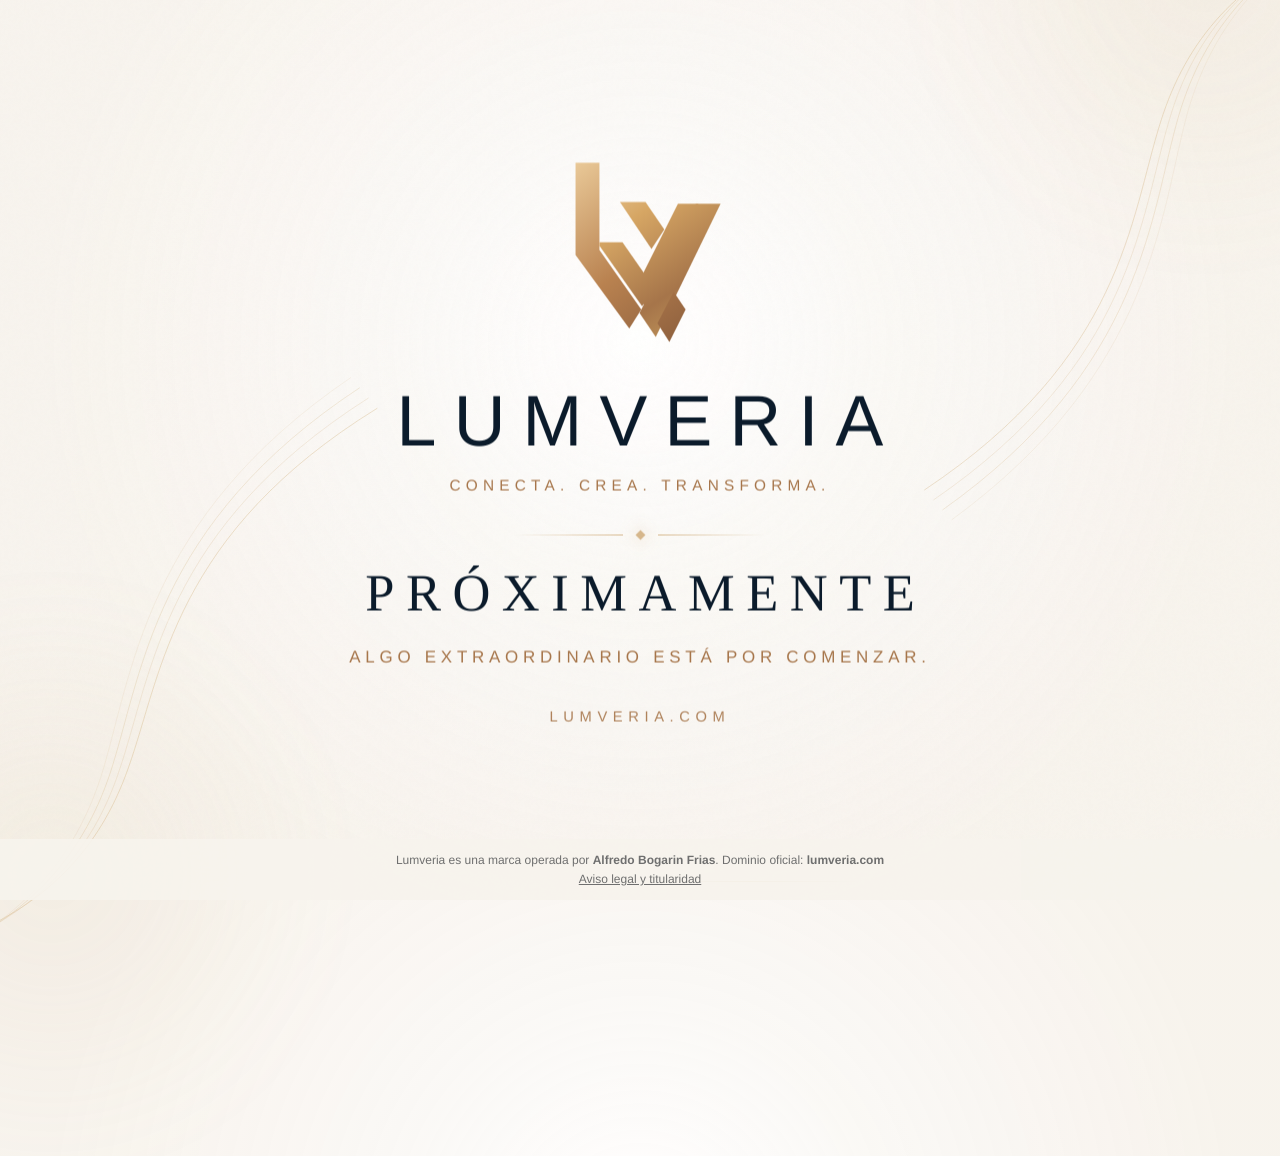
<file: index.html>
<!DOCTYPE html>
<html lang="es">
<head>
  <meta charset="UTF-8" />
  <meta name="viewport" content="width=device-width, initial-scale=1, viewport-fit=cover" />
  <meta name="theme-color" content="#F7F3ED" />
  <meta name="description" content="Lumveria — Próximamente. Algo extraordinario está por comenzar." />
  <meta property="og:title" content="Lumveria — Próximamente" />
  <meta property="og:description" content="Algo extraordinario está por comenzar." />
  <meta property="og:type" content="website" />
  <title>Lumveria — Próximamente</title>

  <!-- Favicons de Lumveria -->
  <link rel="icon" href="/favicon.ico" sizes="any" />
  <link rel="icon" href="/favicon.svg" type="image/svg+xml" />
  <link rel="icon" href="/favicon.png" type="image/png" sizes="512x512" />
  <link rel="apple-touch-icon" href="/apple-touch-icon.png" sizes="180x180" />
  <link rel="manifest" href="/site.webmanifest" />

  <style>
    :root {
      --ivory: #f7f3ed;
      --ivory-2: #fbf9f6;
      --champagne: #d6b78c;
      --gold: #c79e5e;
      --bronze: #a6754a;
      --navy: #0b1b2b;
      --navy-soft: #1f2c3d;
      --line: rgba(166, 117, 74, 0.26);
      --shadow: rgba(11, 27, 43, 0.12);
    }

    * {
      box-sizing: border-box;
    }

    html,
    body {
      width: 100%;
      min-height: 100%;
      margin: 0;
    }

    body {
      min-height: 100svh;
      overflow: hidden;
      color: var(--navy);
      background:
        radial-gradient(circle at 50% 38%, rgba(255,255,255,0.95) 0%, rgba(251,249,246,0.88) 28%, rgba(247,243,237,0.96) 70%),
        linear-gradient(145deg, var(--ivory-2), var(--ivory));
      font-family: Inter, ui-sans-serif, -apple-system, BlinkMacSystemFont, "Segoe UI", sans-serif;
      -webkit-font-smoothing: antialiased;
      text-rendering: geometricPrecision;
    }

    .page {
      position: relative;
      min-height: 100svh;
      display: grid;
      place-items: center;
      padding:
        max(28px, env(safe-area-inset-top))
        max(24px, env(safe-area-inset-right))
        max(28px, env(safe-area-inset-bottom))
        max(24px, env(safe-area-inset-left));
      isolation: isolate;
    }

    .grain {
      position: absolute;
      inset: 0;
      pointer-events: none;
      opacity: 0.12;
      mix-blend-mode: multiply;
      background-image:
        url("data:image/svg+xml,%3Csvg viewBox='0 0 180 180' xmlns='http://www.w3.org/2000/svg'%3E%3Cfilter id='n'%3E%3CfeTurbulence type='fractalNoise' baseFrequency='.95' numOctaves='2' stitchTiles='stitch'/%3E%3C/filter%3E%3Crect width='100%25' height='100%25' filter='url(%23n)' opacity='.12'/%3E%3C/svg%3E");
      z-index: -1;
    }

    .ambient {
      position: absolute;
      width: 44vw;
      max-width: 620px;
      aspect-ratio: 1;
      border-radius: 50%;
      filter: blur(65px);
      opacity: 0.18;
      pointer-events: none;
      z-index: -2;
      animation: drift 12s ease-in-out infinite alternate;
    }

    .ambient.one {
      left: -18vw;
      bottom: -20vw;
      background: radial-gradient(circle, rgba(214,183,140,0.72), transparent 66%);
    }

    .ambient.two {
      top: -24vw;
      right: -16vw;
      background: radial-gradient(circle, rgba(199,158,94,0.46), transparent 70%);
      animation-delay: -5s;
    }

    .curve {
      position: absolute;
      width: min(34vw, 520px);
      height: min(70vh, 760px);
      pointer-events: none;
      opacity: 0.58;
    }

    .curve svg {
      width: 100%;
      height: 100%;
      display: block;
    }

    .curve.left {
      left: -4vw;
      bottom: -7vh;
      transform: rotate(2deg);
    }

    .curve.right {
      right: -5vw;
      top: -8vh;
      transform: rotate(180deg);
    }

    main {
      width: min(880px, 92vw);
      display: flex;
      flex-direction: column;
      align-items: center;
      text-align: center;
      transform: translateY(-1.5vh);
    }

    .brand-mark {
      position: relative;
      width: clamp(142px, 16vw, 220px);
      filter: drop-shadow(0 18px 22px var(--shadow));
      animation: reveal 1.1s cubic-bezier(.2,.8,.2,1) both,
                 breathe 5.6s ease-in-out 1.2s infinite;
    }

    .brand-mark svg {
      display: block;
      width: 100%;
      height: auto;
      overflow: visible;
    }

    .glint {
      position: absolute;
      top: 24%;
      right: 11%;
      width: 18px;
      height: 18px;
      opacity: 0;
      transform: scale(.3) rotate(0deg);
      animation: sparkle 5.8s ease-in-out 1.8s infinite;
    }

    .glint::before,
    .glint::after {
      content: "";
      position: absolute;
      inset: 50%;
      background: linear-gradient(90deg, transparent, rgba(255,255,255,.98), transparent);
      border-radius: 999px;
      transform: translate(-50%,-50%);
      box-shadow: 0 0 18px rgba(255,255,255,.8);
    }

    .glint::before {
      width: 26px;
      height: 2px;
    }

    .glint::after {
      width: 2px;
      height: 26px;
    }

    .wordmark {
      margin-top: clamp(18px, 2.4vw, 28px);
      font-size: clamp(2.2rem, 5.6vw, 5rem);
      font-weight: 400;
      letter-spacing: .24em;
      line-height: .95;
      margin-left: .24em;
      color: var(--navy);
      animation: reveal 1s .18s cubic-bezier(.2,.8,.2,1) both;
    }

    .tagline {
      margin-top: clamp(14px, 2vw, 22px);
      font-size: clamp(.72rem, 1.2vw, 1rem);
      letter-spacing: .34em;
      text-transform: uppercase;
      color: var(--bronze);
      animation: reveal .9s .34s cubic-bezier(.2,.8,.2,1) both;
    }

    .divider {
      margin: clamp(26px, 4vh, 44px) 0 clamp(22px, 3.2vh, 34px);
      width: min(250px, 52vw);
      display: grid;
      grid-template-columns: 1fr auto 1fr;
      align-items: center;
      gap: 14px;
      animation: reveal .9s .5s cubic-bezier(.2,.8,.2,1) both;
    }

    .divider span {
      height: 1px;
      background: linear-gradient(90deg, transparent, var(--champagne));
    }

    .divider span:last-child {
      background: linear-gradient(90deg, var(--champagne), transparent);
    }

    .divider i {
      width: 7px;
      height: 7px;
      background: var(--champagne);
      transform: rotate(45deg);
      box-shadow: 0 0 16px rgba(214,183,140,.72);
    }

    .coming {
      margin: 0;
      font-family: "Playfair Display", Georgia, "Times New Roman", serif;
      font-size: clamp(1.7rem, 4.1vw, 3.55rem);
      font-weight: 500;
      letter-spacing: .22em;
      line-height: 1;
      margin-left: .22em;
      text-transform: uppercase;
      color: var(--navy);
      animation: reveal .95s .62s cubic-bezier(.2,.8,.2,1) both;
    }

    .message {
      margin: clamp(16px, 2.5vh, 26px) 0 0;
      font-size: clamp(.78rem, 1.4vw, 1.06rem);
      font-weight: 500;
      letter-spacing: .28em;
      line-height: 1.75;
      text-transform: uppercase;
      color: var(--bronze);
      animation: reveal .95s .78s cubic-bezier(.2,.8,.2,1) both;
    }

    .domain {
      margin-top: clamp(28px, 4.2vh, 48px);
      font-size: clamp(.7rem, 1.15vw, .92rem);
      letter-spacing: .38em;
      text-transform: uppercase;
      color: rgba(166,117,74,.9);
      animation: reveal .95s .94s cubic-bezier(.2,.8,.2,1) both;
    }

    .bottom-line {
      position: absolute;
      left: 50%;
      bottom: max(18px, env(safe-area-inset-bottom));
      width: min(220px, 42vw);
      height: 1px;
      transform: translateX(-50%);
      background: linear-gradient(90deg, transparent, rgba(199,158,94,.56), transparent);
      animation: reveal 1s 1.1s both;
    }

    @keyframes reveal {
      from {
        opacity: 0;
        transform: translateY(18px);
        filter: blur(7px);
      }
      to {
        opacity: 1;
        transform: translateY(0);
        filter: blur(0);
      }
    }

    @keyframes breathe {
      0%,100% { transform: translateY(0) scale(1); }
      50% { transform: translateY(-4px) scale(1.012); }
    }

    @keyframes sparkle {
      0%, 68%, 100% { opacity: 0; transform: scale(.3) rotate(0deg); }
      74% { opacity: 1; transform: scale(1.2) rotate(45deg); }
      82% { opacity: 0; transform: scale(.5) rotate(90deg); }
    }

    @keyframes drift {
      from { transform: translate3d(0,0,0) scale(1); }
      to { transform: translate3d(3vw,-2vh,0) scale(1.08); }
    }

    @media (max-width: 640px) {
      .page {
        padding-inline: 22px;
      }

      main {
        width: min(100%, 560px);
        transform: translateY(-2vh);
      }

      .wordmark {
        letter-spacing: .18em;
        margin-left: .18em;
      }

      .tagline {
        max-width: 100%;
        letter-spacing: .22em;
        line-height: 1.6;
      }

      .coming {
        letter-spacing: .16em;
        margin-left: .16em;
      }

      .message {
        max-width: 92%;
        letter-spacing: .18em;
      }

      .curve {
        width: 58vw;
        opacity: .43;
      }

      .curve.left {
        left: -18vw;
        bottom: -11vh;
      }

      .curve.right {
        right: -19vw;
        top: -11vh;
      }
    }

    @media (max-height: 650px) and (orientation: landscape) {
      .brand-mark {
        width: 112px;
      }

      .wordmark {
        margin-top: 12px;
        font-size: clamp(2rem, 5vw, 3.8rem);
      }

      .tagline {
        margin-top: 10px;
      }

      .divider {
        margin: 16px 0 14px;
      }

      .domain {
        margin-top: 20px;
      }
    }

    @media (prefers-reduced-motion: reduce) {
      *,
      *::before,
      *::after {
        animation-duration: .01ms !important;
        animation-iteration-count: 1 !important;
        scroll-behavior: auto !important;
      }
    }
  </style>
  <script type="application/ld+json">
{
  "@context": "https://schema.org",
  "@type": "Organization",
  "name": "Lumveria",
  "legalName": "Alfredo Bogarin Frias",
  "url": "https://lumveria.com/"
}
</script>
</head>

<body>
  <div class="page">
    <div class="grain" aria-hidden="true"></div>
    <div class="ambient one" aria-hidden="true"></div>
    <div class="ambient two" aria-hidden="true"></div>

    <div class="curve left" aria-hidden="true">
      <svg viewBox="0 0 420 760" fill="none" xmlns="http://www.w3.org/2000/svg">
        <path d="M-40 745C76 698 138 625 169 526C206 409 214 242 454 82" stroke="#C79E5E" stroke-opacity=".58"/>
        <path d="M-56 758C64 707 128 632 158 530C194 411 201 236 443 70" stroke="#D6B78C" stroke-opacity=".50"/>
        <path d="M-72 770C52 715 116 638 147 534C182 414 188 231 432 58" stroke="#C79E5E" stroke-opacity=".40"/>
        <path d="M-88 782C40 723 105 645 136 539C170 417 175 226 421 46" stroke="#D6B78C" stroke-opacity=".30"/>
      </svg>
    </div>

    <div class="curve right" aria-hidden="true">
      <svg viewBox="0 0 420 760" fill="none" xmlns="http://www.w3.org/2000/svg">
        <path d="M-40 745C76 698 138 625 169 526C206 409 214 242 454 82" stroke="#C79E5E" stroke-opacity=".58"/>
        <path d="M-56 758C64 707 128 632 158 530C194 411 201 236 443 70" stroke="#D6B78C" stroke-opacity=".50"/>
        <path d="M-72 770C52 715 116 638 147 534C182 414 188 231 432 58" stroke="#C79E5E" stroke-opacity=".40"/>
        <path d="M-88 782C40 723 105 645 136 539C170 417 175 226 421 46" stroke="#D6B78C" stroke-opacity=".30"/>
      </svg>
    </div>

    <main>
      <div class="brand-mark" aria-label="Logotipo de Lumveria">
        <svg viewBox="0 0 240 248" role="img" xmlns="http://www.w3.org/2000/svg">
          <defs>
            <linearGradient id="goldMain" x1="55" y1="18" x2="196" y2="228" gradientUnits="userSpaceOnUse">
              <stop stop-color="#F1D5AA"/>
              <stop offset=".34" stop-color="#D6A664"/>
              <stop offset=".72" stop-color="#A6754A"/>
              <stop offset="1" stop-color="#C79E5E"/>
            </linearGradient>
            <linearGradient id="goldEdge" x1="31" y1="22" x2="176" y2="222" gradientUnits="userSpaceOnUse">
              <stop stop-color="#EBCB9A"/>
              <stop offset=".56" stop-color="#B98250"/>
              <stop offset="1" stop-color="#8E603E"/>
            </linearGradient>
          </defs>

          <!-- Geometric LV monogram -->
          <path d="M44 18H72V120L121 190L107 212L44 126V18Z" fill="url(#goldEdge)"/>
          <path d="M72 111H99L136 164L122 186L72 115V111Z" fill="url(#goldMain)"/>
          <path d="M96 64H126L148 96L133 119L96 64Z" fill="url(#goldMain)"/>
          <path d="M185 66H214L138 222L119 194L185 66Z" fill="url(#goldMain)"/>
          <path d="M164 66H188L127 189L113 168L164 66Z" fill="url(#goldMain)"/>
          <path d="M140 206L154 228L173 190L159 169L140 206Z" fill="url(#goldEdge)"/>
        </svg>
        <span class="glint" aria-hidden="true"></span>
      </div>

      <div class="wordmark">LUMVERIA</div>
      <div class="tagline">Conecta. Crea. Transforma.</div>

      <div class="divider" aria-hidden="true">
        <span></span><i></i><span></span>
      </div>

      <h1 class="coming">Próximamente</h1>
      <p class="message">Algo extraordinario está por comenzar.</p>
      <div class="domain">lumveria.com</div>
    </main>

    <div class="bottom-line" aria-hidden="true"></div>
  </div>
  <footer style="
  position: fixed;
  bottom: 0;
  left: 0;
  width: 100%;
  padding: 14px 20px;
  text-align: center;
  font-family: Arial, sans-serif;
  font-size: 12px;
  color: #6f6f6f;
  background: rgba(247,243,237,0.92);
  box-sizing: border-box;
  z-index: 50;
">
  <div>
    Lumveria es una marca operada por
    <strong>Alfredo Bogarin Frias</strong>.
    Dominio oficial: <strong>lumveria.com</strong>
  </div>

  <div style="margin-top:5px;">
    <a href="/aviso-legal.html"
       style="color:#6f6f6f; text-decoration:underline;">
      Aviso legal y titularidad
    </a>
  </div>
</footer>
</body>
</html>
</file>
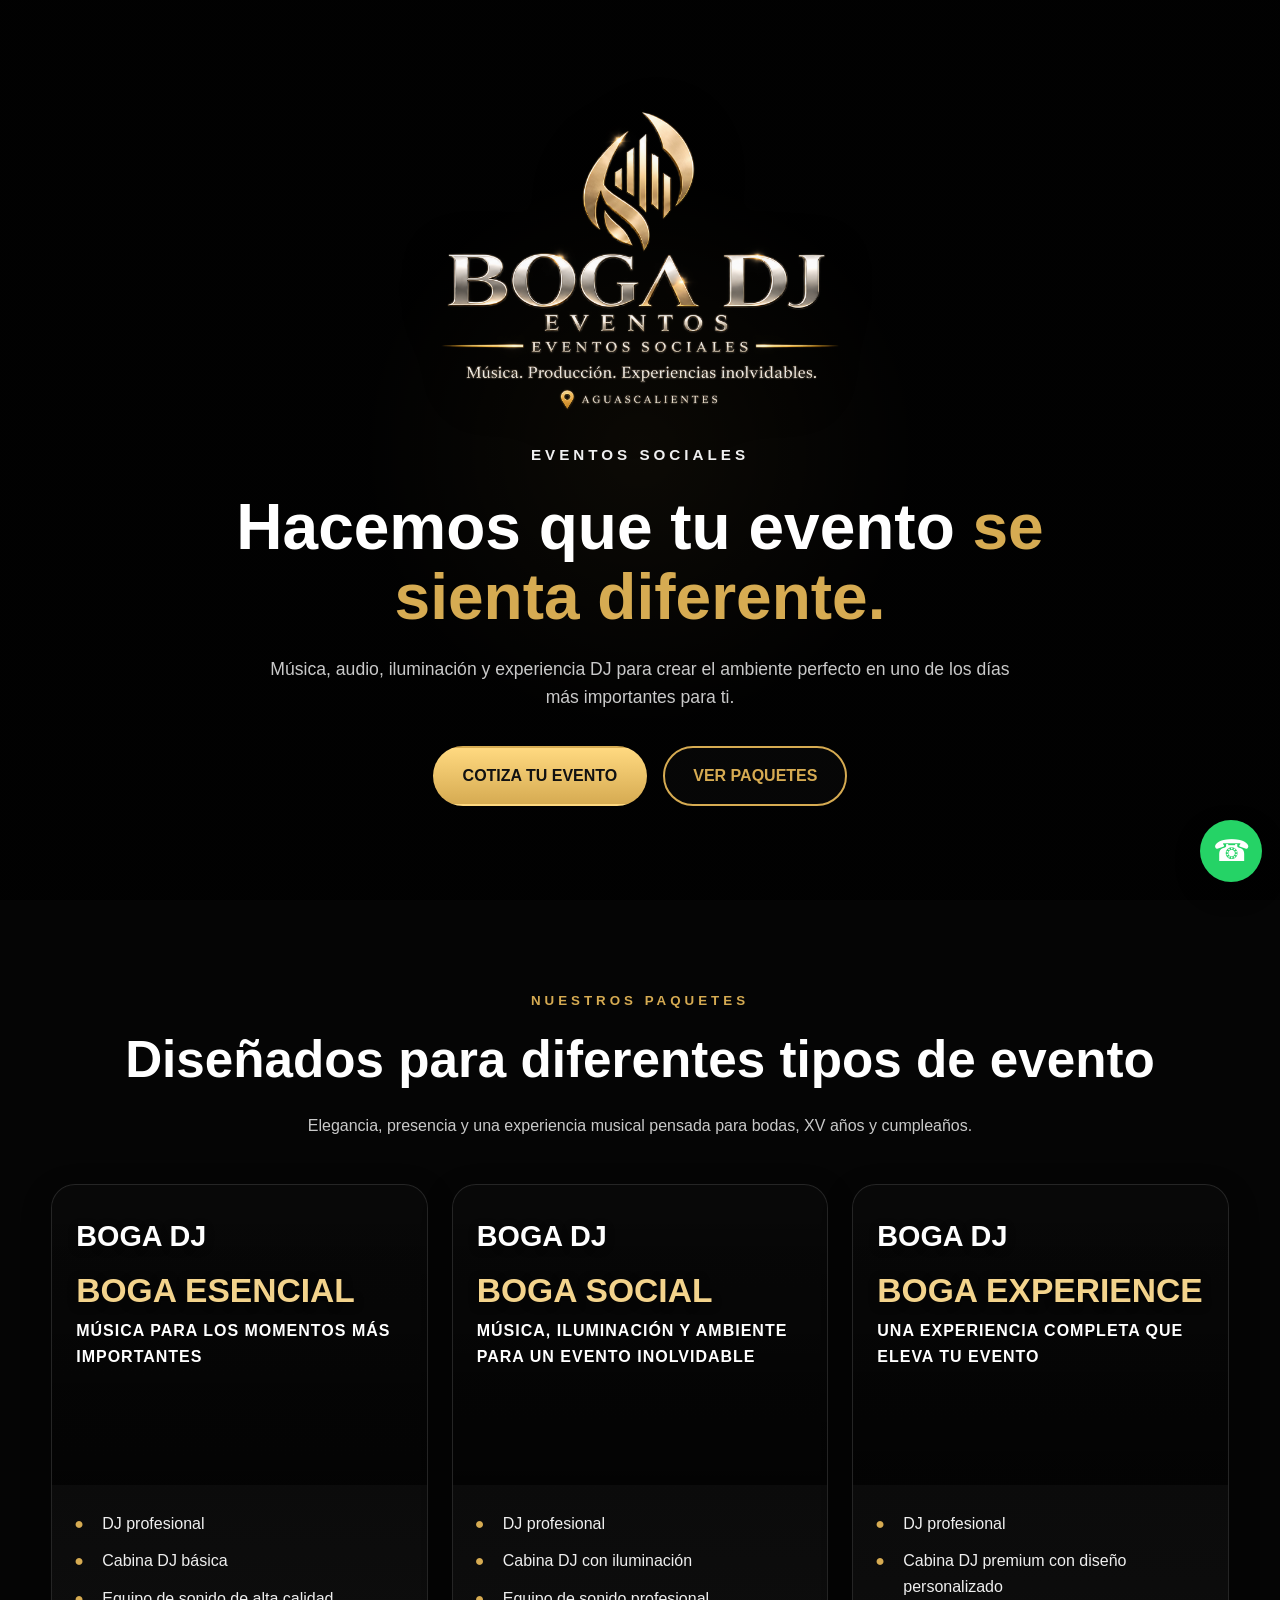
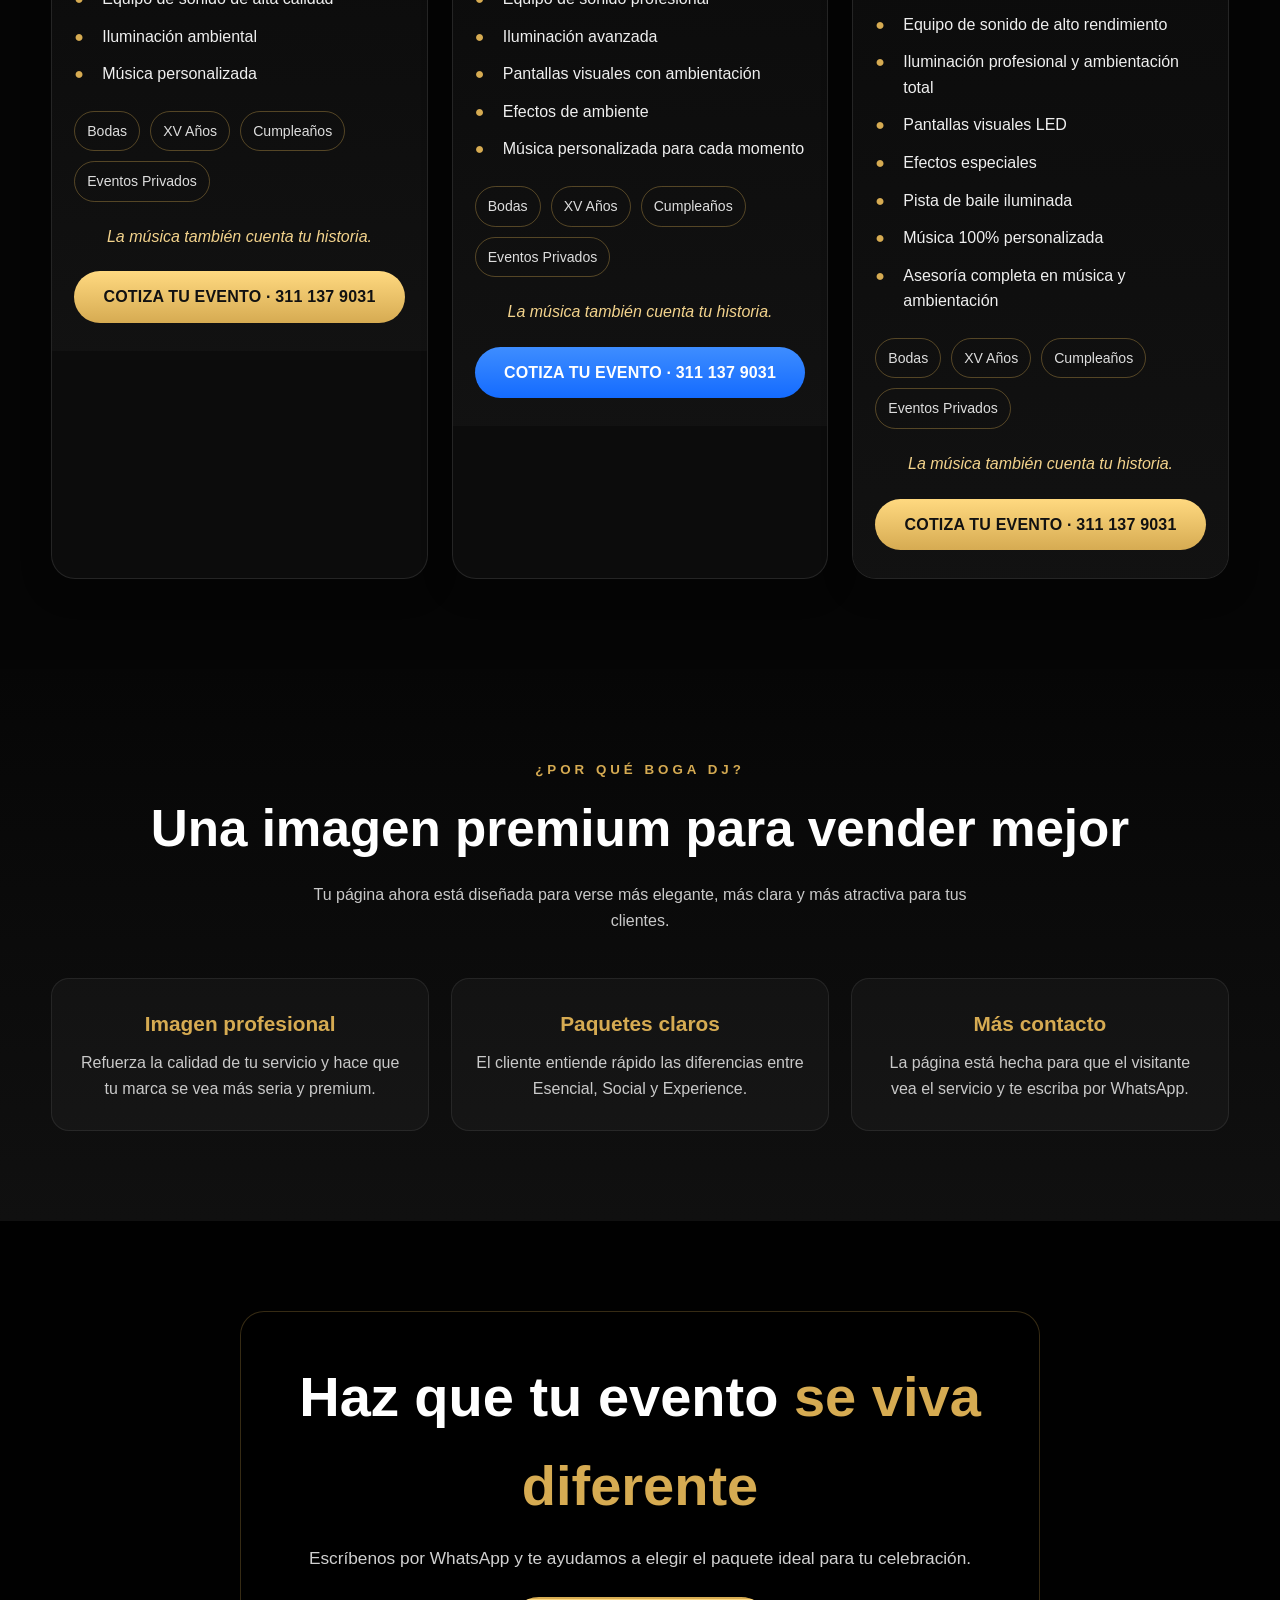
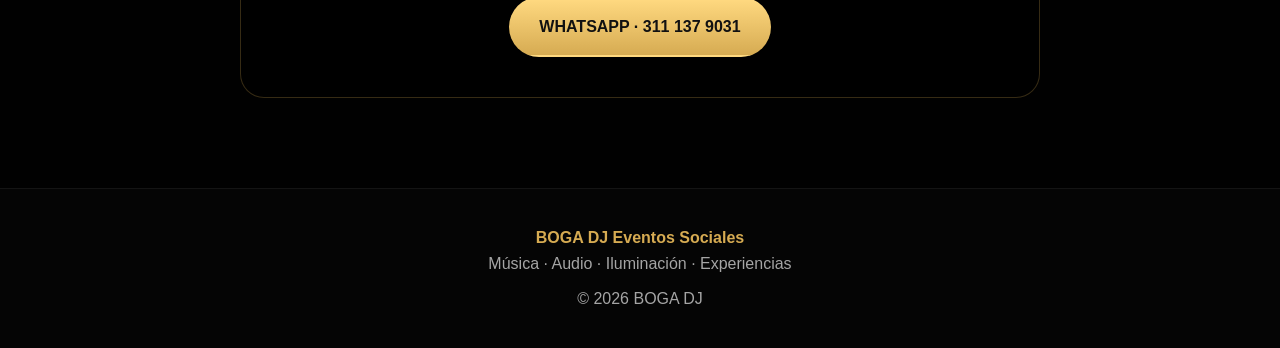
<file: bogadj/index.html>
<!DOCTYPE html>
<html lang="es">
<head>
  <meta charset="UTF-8" />
  <meta name="viewport" content="width=device-width, initial-scale=1.0" />
  <title>BOGA DJ | Eventos Sociales</title>
  <meta name="description" content="BOGA DJ Eventos Sociales. Música, audio, iluminación y experiencia premium para bodas, XV años, cumpleaños y eventos privados." />

  <style>
    * {
      box-sizing: border-box;
      margin: 0;
      padding: 0;
    }

    html {
      scroll-behavior: smooth;
    }

    body {
      font-family: Arial, Helvetica, sans-serif;
      background: #050505;
      color: #fff;
      line-height: 1.6;
    }

    :root {
      --gold: #d6ab52;
      --gold-soft: #f3d38c;
      --silver: #dddddd;
      --dark: #050505;
      --line: rgba(255,255,255,0.08);
      --text-soft: #c9c9c9;
      --blue: #146bff;
    }

    a {
      text-decoration: none;
    }

    .container {
      width: min(1200px, 92%);
      margin: auto;
    }

    /* HERO */
    .hero {
      min-height: 100vh;
      display: flex;
      align-items: center;
      background:
        linear-gradient(rgba(0,0,0,.72), rgba(0,0,0,.72)),
        radial-gradient(circle at center, rgba(214,171,82,.18), transparent 35%),
        url("https://images.unsplash.com/photo-1519167758481-83f550bb49b3?auto=format&fit=crop&w=1600&q=80") center/cover no-repeat;
      text-align: center;
      padding: 80px 0;
    }

    .hero-content {
      max-width: 950px;
      margin: auto;
    }

    .main-logo {
      width: min(430px, 82%);
      height: auto;
      display: block;
      margin: 0 auto 26px;
      filter: drop-shadow(0 8px 25px rgba(0,0,0,.45));
    }

    .hero-mini {
      margin-top: 8px;
      letter-spacing: 4px;
      color: #f1f1f1;
      font-size: .95rem;
      text-transform: uppercase;
      font-weight: 700;
    }

    .hero h1 {
      margin-top: 25px;
      font-size: clamp(2.2rem, 5vw, 4.7rem);
      line-height: 1.1;
      font-weight: 800;
    }

    .hero h1 .gold {
      color: var(--gold);
    }

    .hero p {
      margin: 22px auto 0;
      max-width: 760px;
      color: var(--text-soft);
      font-size: 1.1rem;
    }

    .hero-buttons {
      margin-top: 35px;
      display: flex;
      justify-content: center;
      gap: 16px;
      flex-wrap: wrap;
    }

    .btn {
      display: inline-flex;
      align-items: center;
      justify-content: center;
      padding: 15px 28px;
      border-radius: 50px;
      font-weight: 700;
      transition: .3s ease;
      border: 2px solid transparent;
      text-align: center;
    }

    .btn:hover {
      transform: translateY(-3px);
    }

    .btn-gold {
      background: linear-gradient(180deg, #ffd980, #d6ab52);
      color: #111;
    }

    .btn-outline {
      border-color: var(--gold);
      color: var(--gold);
      background: rgba(255,255,255,0.02);
    }

    /* SECTIONS */
    section {
      padding: 90px 0;
    }

    .section-title {
      text-align: center;
      margin-bottom: 45px;
    }

    .section-title small {
      color: var(--gold);
      text-transform: uppercase;
      letter-spacing: 4px;
      display: block;
      margin-bottom: 8px;
      font-weight: 700;
    }

    .section-title h2 {
      font-size: clamp(2rem, 4vw, 3.2rem);
      margin-bottom: 12px;
    }

    .section-title p {
      max-width: 700px;
      margin: auto;
      color: var(--text-soft);
    }

    /* PAQUETES */
    .packages {
      display: grid;
      grid-template-columns: repeat(3, 1fr);
      gap: 24px;
    }

    .package-card {
      border-radius: 24px;
      overflow: hidden;
      border: 1px solid rgba(255,255,255,0.10);
      background: #0c0c0c;
      box-shadow: 0 10px 30px rgba(0,0,0,.25);
      transition: .3s ease;
    }

    .package-card:hover {
      transform: translateY(-8px);
      border-color: rgba(214,171,82,.55);
    }

    .package-hero {
      min-height: 300px;
      padding: 28px 24px;
      display: flex;
      flex-direction: column;
      justify-content: flex-start;
      position: relative;
    }

    .package-hero::after {
      content: "";
      position: absolute;
      inset: 0;
      background: linear-gradient(to bottom, rgba(0,0,0,.20), rgba(0,0,0,.58));
    }

    .package-hero > * {
      position: relative;
      z-index: 1;
    }

    /* Fondos más relacionados */
    .esencial-bg {
      background:
        linear-gradient(rgba(0,0,0,.18), rgba(0,0,0,.35)),
        url("https://images.unsplash.com/photo-1464349095431-e9a21285b5f3?auto=format&fit=crop&w=1200&q=80") center/cover no-repeat;
    }

    .social-bg {
      background:
        linear-gradient(rgba(0,0,0,.18), rgba(0,0,0,.38)),
        url("https://images.unsplash.com/photo-1511285560929-80b456fea0bc?auto=format&fit=crop&w=1200&q=80") center/cover no-repeat;
    }

    .experience-bg {
      background:
        linear-gradient(rgba(0,0,0,.18), rgba(0,0,0,.40)),
        url("https://images.unsplash.com/photo-1519741497674-611481863552?auto=format&fit=crop&w=1200&q=80") center/cover no-repeat;
    }

    .package-brand {
      font-size: 1.8rem;
      font-weight: 900;
      color: #fff;
      text-shadow: 0 2px 10px rgba(0,0,0,.45);
    }

    .package-name {
      margin-top: 14px;
      font-size: 2.1rem;
      font-weight: 900;
      color: var(--gold-soft);
      line-height: 1.05;
      text-transform: uppercase;
      text-shadow: 0 2px 10px rgba(0,0,0,.5);
    }

    .package-slogan {
      margin-top: 10px;
      color: #fff;
      font-size: 1rem;
      font-weight: 600;
      text-transform: uppercase;
      letter-spacing: 1px;
      max-width: 330px;
    }

    .package-body {
      padding: 26px 22px 28px;
      background: linear-gradient(180deg, rgba(11,11,11,.97), rgba(18,18,18,.97));
    }

    .features {
      list-style: none;
      display: grid;
      gap: 12px;
      margin-bottom: 24px;
    }

    .features li {
      color: #efefef;
      padding-left: 28px;
      position: relative;
    }

    .features li::before {
      content: "●";
      position: absolute;
      left: 0;
      top: 0;
      color: var(--gold);
      font-size: 1rem;
    }

    .package-events {
      display: flex;
      flex-wrap: wrap;
      gap: 10px;
      margin-bottom: 22px;
    }

    .event-pill {
      border: 1px solid rgba(214,171,82,.35);
      color: var(--silver);
      border-radius: 30px;
      padding: 8px 12px;
      font-size: .88rem;
    }

    .package-phrase {
      margin: 12px 0 22px;
      color: var(--gold-soft);
      font-style: italic;
      text-align: center;
      font-size: 1rem;
    }

    .package-btn {
      width: 100%;
      text-align: center;
      font-size: 1rem;
      padding: 16px 16px;
      border-radius: 50px;
      background: linear-gradient(180deg, #ffd980, #d6ab52);
      color: #111;
      font-weight: 900;
      display: flex;
      justify-content: center;
      align-items: center;
      white-space: nowrap;
      line-height: 1.2;
      letter-spacing: .2px;
    }

    .package-btn.blue {
      background: linear-gradient(180deg, #3e8dff, #146bff);
      color: #fff;
    }

    /* WHY */
    .why {
      background: linear-gradient(180deg, #060606, #101010);
    }

    .why-grid {
      display: grid;
      grid-template-columns: repeat(3, 1fr);
      gap: 22px;
    }

    .why-card {
      background: rgba(255,255,255,0.03);
      border: 1px solid var(--line);
      border-radius: 18px;
      padding: 28px 24px;
      text-align: center;
    }

    .why-card h3 {
      color: var(--gold);
      margin-bottom: 10px;
      font-size: 1.3rem;
    }

    .why-card p {
      color: var(--text-soft);
    }

    /* CTA */
    .cta {
      background:
        linear-gradient(rgba(0,0,0,.75), rgba(0,0,0,.75)),
        url("https://images.unsplash.com/photo-1519167758481-83f550bb49b3?auto=format&fit=crop&w=1600&q=80") center/cover no-repeat;
      text-align: center;
    }

    .cta-box {
      max-width: 800px;
      margin: auto;
      padding: 40px 28px;
      border-radius: 24px;
      background: rgba(0,0,0,.45);
      border: 1px solid rgba(214,171,82,.25);
      backdrop-filter: blur(4px);
    }

    .cta h2 {
      font-size: clamp(2rem, 5vw, 3.5rem);
      margin-bottom: 14px;
    }

    .cta h2 span {
      color: var(--gold);
    }

    .cta p {
      color: #d0d0d0;
      margin-bottom: 25px;
      font-size: 1.08rem;
    }

    /* FOOTER */
    footer {
      padding: 36px 0;
      text-align: center;
      background: #050505;
      border-top: 1px solid rgba(255,255,255,.06);
      color: #a5a5a5;
    }

    footer strong {
      color: var(--gold);
    }

    /* WHATSAPP FLOAT */
    .whatsapp-float {
      position: fixed;
      right: 18px;
      bottom: 18px;
      width: 62px;
      height: 62px;
      border-radius: 50%;
      background: #25D366;
      color: white;
      font-size: 30px;
      display: flex;
      align-items: center;
      justify-content: center;
      box-shadow: 0 10px 25px rgba(0,0,0,.35);
      z-index: 999;
    }

    /* RESPONSIVE */
    @media (max-width: 980px) {
      .packages,
      .why-grid {
        grid-template-columns: 1fr;
      }

      section {
        padding: 70px 0;
      }
    }

    @media (max-width: 600px) {
      .hero p {
        font-size: 1rem;
      }

      .package-name {
        font-size: 1.8rem;
      }

      .package-btn {
        font-size: .92rem;
        padding: 15px 14px;
      }
    }
  </style>
</head>
<body>

  <header class="hero">
    <div class="container hero-content">

      <img src="boga-logo.png" alt="BOGA DJ Eventos Sociales" class="main-logo">

      <div class="hero-mini">EVENTOS SOCIALES</div>

      <h1>
        Hacemos que tu evento
        <span class="gold">se sienta diferente.</span>
      </h1>

      <p>
        Música, audio, iluminación y experiencia DJ para crear el ambiente
        perfecto en uno de los días más importantes para ti.
      </p>

      <div class="hero-buttons">
        <a class="btn btn-gold" href="https://wa.me/523111379031?text=Hola%20BOGA%20DJ,%20quiero%20cotizar%20mi%20evento." target="_blank">
          COTIZA TU EVENTO
        </a>
        <a class="btn btn-outline" href="#paquetes">
          VER PAQUETES
        </a>
      </div>
    </div>
  </header>

  <section id="paquetes">
    <div class="container">
      <div class="section-title">
        <small>Nuestros paquetes</small>
        <h2>Diseñados para diferentes tipos de evento</h2>
        <p>
          Elegancia, presencia y una experiencia musical pensada para bodas, XV años y cumpleaños.
        </p>
      </div>

      <div class="packages">

        <article class="package-card">
          <div class="package-hero esencial-bg">
            <div class="package-brand">BOGA DJ</div>
            <div class="package-name">BOGA ESENCIAL</div>
            <div class="package-slogan">Música para los momentos más importantes</div>
          </div>
          <div class="package-body">
            <ul class="features">
              <li>DJ profesional</li>
              <li>Cabina DJ básica</li>
              <li>Equipo de sonido de alta calidad</li>
              <li>Iluminación ambiental</li>
              <li>Música personalizada</li>
            </ul>

            <div class="package-events">
              <span class="event-pill">Bodas</span>
              <span class="event-pill">XV Años</span>
              <span class="event-pill">Cumpleaños</span>
              <span class="event-pill">Eventos Privados</span>
            </div>

            <div class="package-phrase">La música también cuenta tu historia.</div>

            <a class="package-btn" href="https://wa.me/523111379031?text=Hola,%20quiero%20cotizar%20el%20paquete%20BOGA%20Esencial." target="_blank">
              COTIZA TU EVENTO · 311 137 9031
            </a>
          </div>
        </article>

        <article class="package-card">
          <div class="package-hero social-bg">
            <div class="package-brand">BOGA DJ</div>
            <div class="package-name">BOGA SOCIAL</div>
            <div class="package-slogan">Música, iluminación y ambiente para un evento inolvidable</div>
          </div>
          <div class="package-body">
            <ul class="features">
              <li>DJ profesional</li>
              <li>Cabina DJ con iluminación</li>
              <li>Equipo de sonido profesional</li>
              <li>Iluminación avanzada</li>
              <li>Pantallas visuales con ambientación</li>
              <li>Efectos de ambiente</li>
              <li>Música personalizada para cada momento</li>
            </ul>

            <div class="package-events">
              <span class="event-pill">Bodas</span>
              <span class="event-pill">XV Años</span>
              <span class="event-pill">Cumpleaños</span>
              <span class="event-pill">Eventos Privados</span>
            </div>

            <div class="package-phrase">La música también cuenta tu historia.</div>

            <a class="package-btn blue" href="https://wa.me/523111379031?text=Hola,%20quiero%20cotizar%20el%20paquete%20BOGA%20Social." target="_blank">
              COTIZA TU EVENTO · 311 137 9031
            </a>
          </div>
        </article>

        <article class="package-card">
          <div class="package-hero experience-bg">
            <div class="package-brand">BOGA DJ</div>
            <div class="package-name">BOGA EXPERIENCE</div>
            <div class="package-slogan">Una experiencia completa que eleva tu evento</div>
          </div>
          <div class="package-body">
            <ul class="features">
              <li>DJ profesional</li>
              <li>Cabina DJ premium con diseño personalizado</li>
              <li>Equipo de sonido de alto rendimiento</li>
              <li>Iluminación profesional y ambientación total</li>
              <li>Pantallas visuales LED</li>
              <li>Efectos especiales</li>
              <li>Pista de baile iluminada</li>
              <li>Música 100% personalizada</li>
              <li>Asesoría completa en música y ambientación</li>
            </ul>

            <div class="package-events">
              <span class="event-pill">Bodas</span>
              <span class="event-pill">XV Años</span>
              <span class="event-pill">Cumpleaños</span>
              <span class="event-pill">Eventos Privados</span>
            </div>

            <div class="package-phrase">La música también cuenta tu historia.</div>

            <a class="package-btn" href="https://wa.me/523111379031?text=Hola,%20quiero%20cotizar%20el%20paquete%20BOGA%20Experience." target="_blank">
              COTIZA TU EVENTO · 311 137 9031
            </a>
          </div>
        </article>

      </div>
    </div>
  </section>

  <section class="why">
    <div class="container">
      <div class="section-title">
        <small>¿Por qué BOGA DJ?</small>
        <h2>Una imagen premium para vender mejor</h2>
        <p>
          Tu página ahora está diseñada para verse más elegante, más clara y más atractiva para tus clientes.
        </p>
      </div>

      <div class="why-grid">
        <div class="why-card">
          <h3>Imagen profesional</h3>
          <p>Refuerza la calidad de tu servicio y hace que tu marca se vea más seria y premium.</p>
        </div>
        <div class="why-card">
          <h3>Paquetes claros</h3>
          <p>El cliente entiende rápido las diferencias entre Esencial, Social y Experience.</p>
        </div>
        <div class="why-card">
          <h3>Más contacto</h3>
          <p>La página está hecha para que el visitante vea el servicio y te escriba por WhatsApp.</p>
        </div>
      </div>
    </div>
  </section>

  <section class="cta">
    <div class="container">
      <div class="cta-box">
        <h2>Haz que tu evento <span>se viva diferente</span></h2>
        <p>
          Escríbenos por WhatsApp y te ayudamos a elegir el paquete ideal para tu celebración.
        </p>
        <a class="btn btn-gold" href="https://wa.me/523111379031?text=Hola%20BOGA%20DJ,%20quiero%20información%20para%20mi%20evento." target="_blank">
          WHATSAPP · 311 137 9031
        </a>
      </div>
    </div>
  </section>

  <footer>
    <div class="container">
      <p><strong>BOGA DJ Eventos Sociales</strong></p>
      <p>Música · Audio · Iluminación · Experiencias</p>
      <p style="margin-top:10px;">© 2026 BOGA DJ</p>
    </div>
  </footer>

  <a class="whatsapp-float" href="https://wa.me/523111379031?text=Hola%20BOGA%20DJ,%20quiero%20información." target="_blank" aria-label="WhatsApp">
    ☎
  </a>

</body>
</html>
</file>
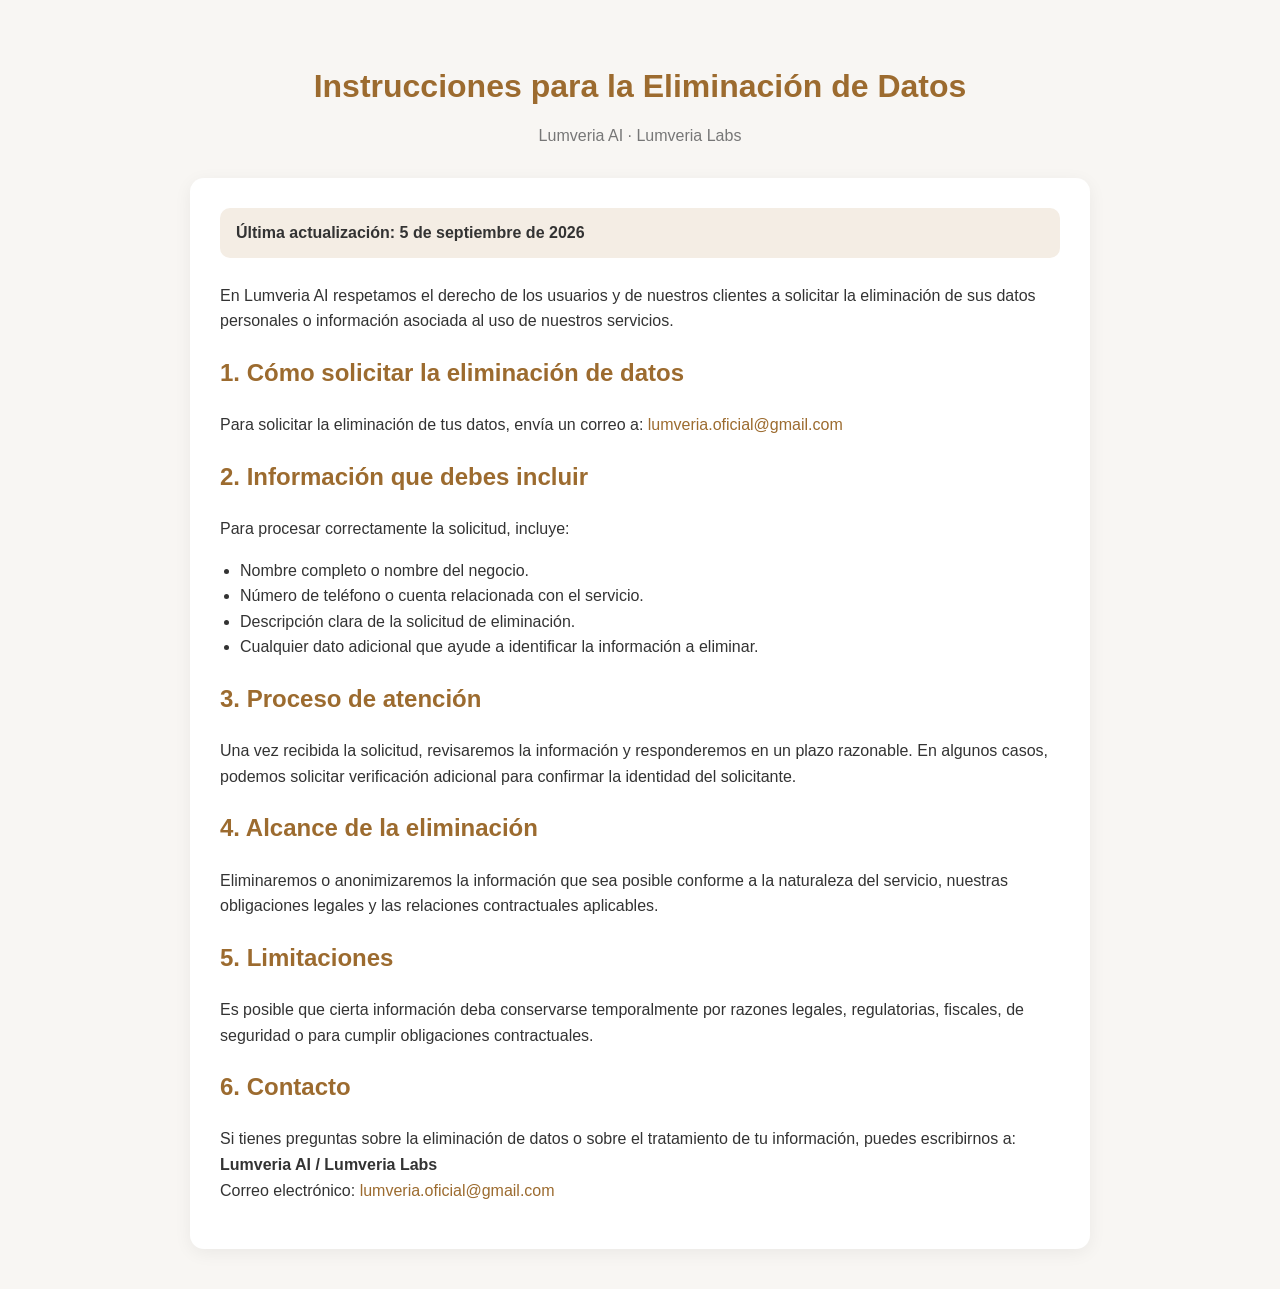
<file: data-deletion/index.html>
<!DOCTYPE html>
<html lang="es">
<head>
  <meta charset="UTF-8" />
  <meta name="viewport" content="width=device-width, initial-scale=1.0" />
  <title>Eliminación de Datos | Lumveria AI</title>
  <style>
    body {
      margin: 0;
      font-family: Arial, sans-serif;
      background: #f8f6f3;
      color: #333;
      line-height: 1.6;
    }
    .container {
      max-width: 900px;
      margin: 0 auto;
      padding: 40px 20px;
    }
    .card {
      background: #fff;
      border-radius: 14px;
      box-shadow: 0 4px 18px rgba(0,0,0,0.06);
      padding: 30px;
    }
    h1, h2 {
      color: #9c6b2f;
    }
    h1 {
      text-align: center;
      margin-bottom: 10px;
    }
    .subtitle {
      text-align: center;
      color: #777;
      margin-bottom: 30px;
    }
    .updated {
      background: #f4ede4;
      padding: 12px 16px;
      border-radius: 10px;
      margin-bottom: 25px;
      font-weight: bold;
    }
    a {
      color: #9c6b2f;
      text-decoration: none;
    }
    a:hover {
      text-decoration: underline;
    }
    ul {
      padding-left: 20px;
    }
  </style>
</head>
<body>
  <div class="container">
    <h1>Instrucciones para la Eliminación de Datos</h1>
    <div class="subtitle">Lumveria AI · Lumveria Labs</div>

    <div class="card">
      <div class="updated">Última actualización: 5 de septiembre de 2026</div>

      <p>
        En Lumveria AI respetamos el derecho de los usuarios y de nuestros clientes a solicitar la eliminación
        de sus datos personales o información asociada al uso de nuestros servicios.
      </p>

      <h2>1. Cómo solicitar la eliminación de datos</h2>
      <p>
        Para solicitar la eliminación de tus datos, envía un correo a:
        <a href="mailto:lumveria.oficial@gmail.com">lumveria.oficial@gmail.com</a>
      </p>

      <h2>2. Información que debes incluir</h2>
      <p>Para procesar correctamente la solicitud, incluye:</p>
      <ul>
        <li>Nombre completo o nombre del negocio.</li>
        <li>Número de teléfono o cuenta relacionada con el servicio.</li>
        <li>Descripción clara de la solicitud de eliminación.</li>
        <li>Cualquier dato adicional que ayude a identificar la información a eliminar.</li>
      </ul>

      <h2>3. Proceso de atención</h2>
      <p>
        Una vez recibida la solicitud, revisaremos la información y responderemos en un plazo razonable.
        En algunos casos, podemos solicitar verificación adicional para confirmar la identidad del solicitante.
      </p>

      <h2>4. Alcance de la eliminación</h2>
      <p>
        Eliminaremos o anonimizaremos la información que sea posible conforme a la naturaleza del servicio,
        nuestras obligaciones legales y las relaciones contractuales aplicables.
      </p>

      <h2>5. Limitaciones</h2>
      <p>
        Es posible que cierta información deba conservarse temporalmente por razones legales, regulatorias,
        fiscales, de seguridad o para cumplir obligaciones contractuales.
      </p>

      <h2>6. Contacto</h2>
      <p>
        Si tienes preguntas sobre la eliminación de datos o sobre el tratamiento de tu información, puedes escribirnos a:
        <br />
        <strong>Lumveria AI / Lumveria Labs</strong><br />
        Correo electrónico: <a href="mailto:lumveria.oficial@gmail.com">lumveria.oficial@gmail.com</a>
      </p>
    </div>
  </div>
</body>
</html>
</file>
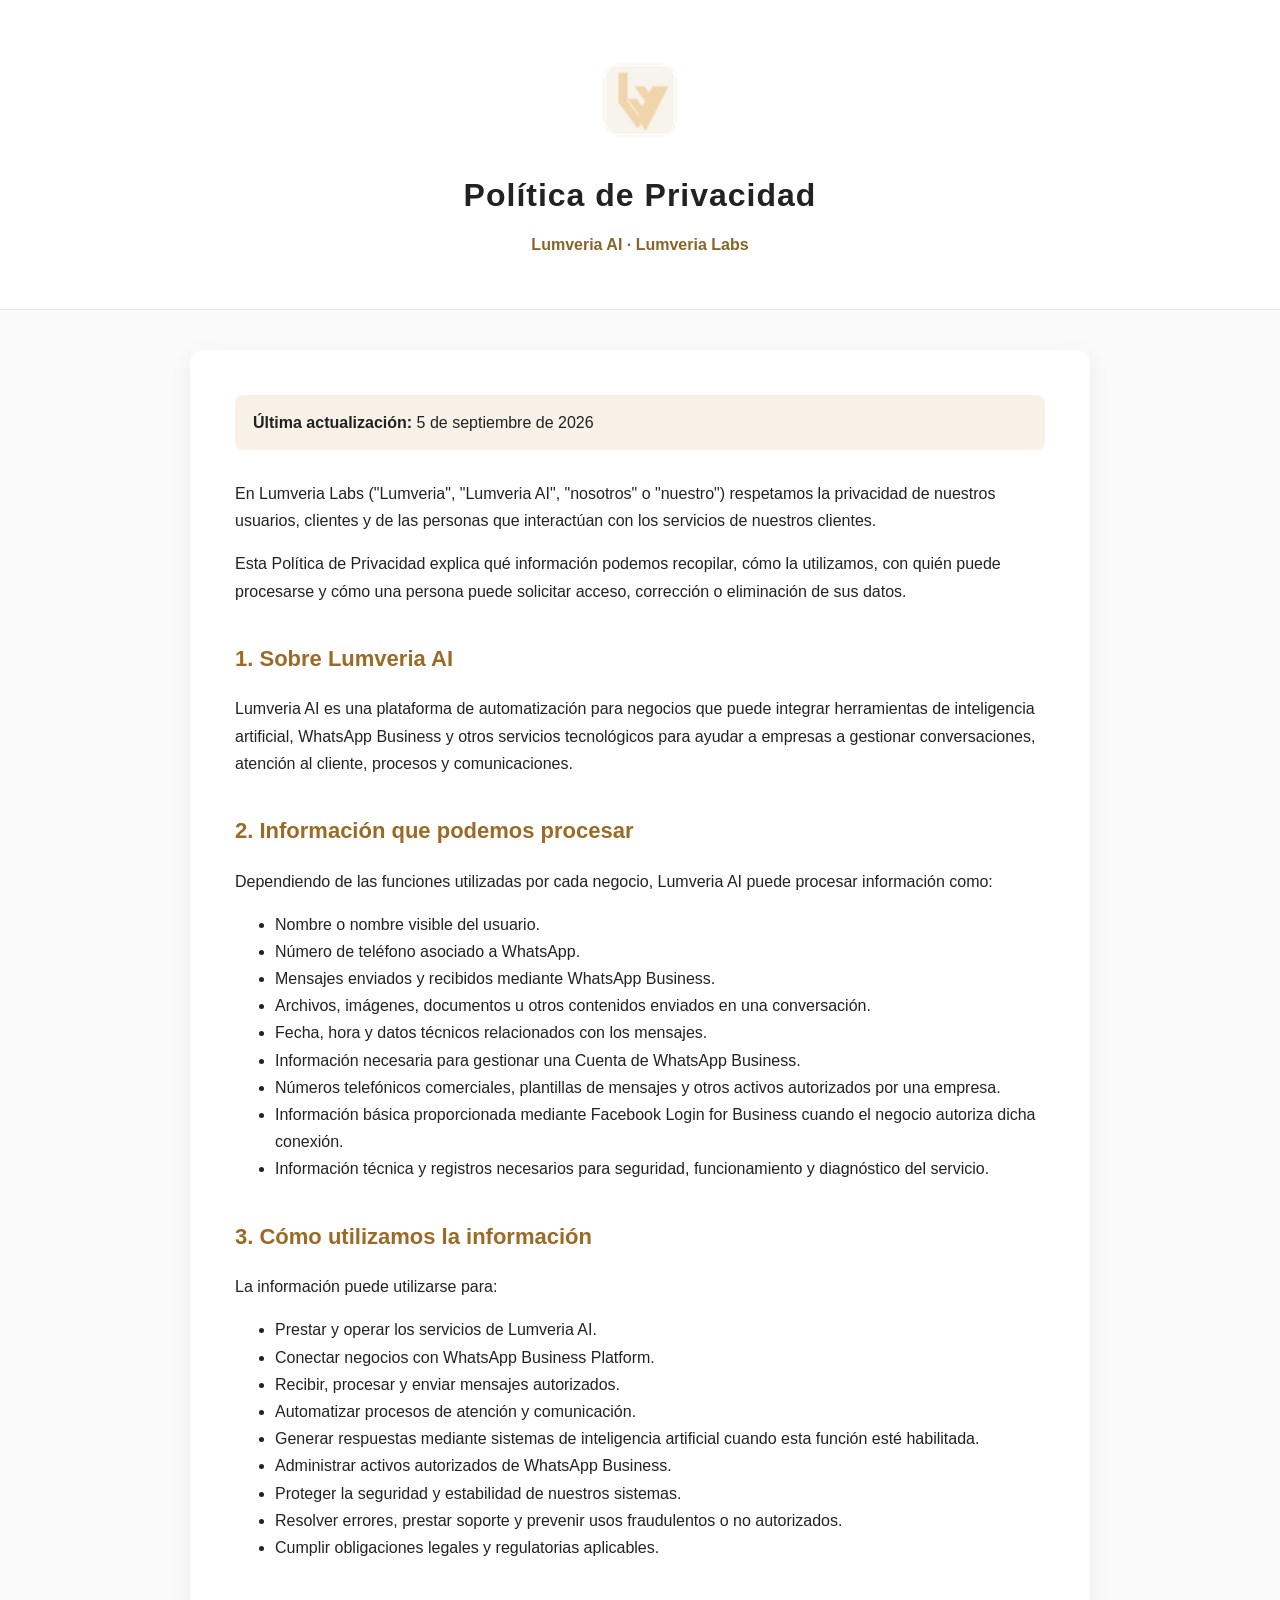
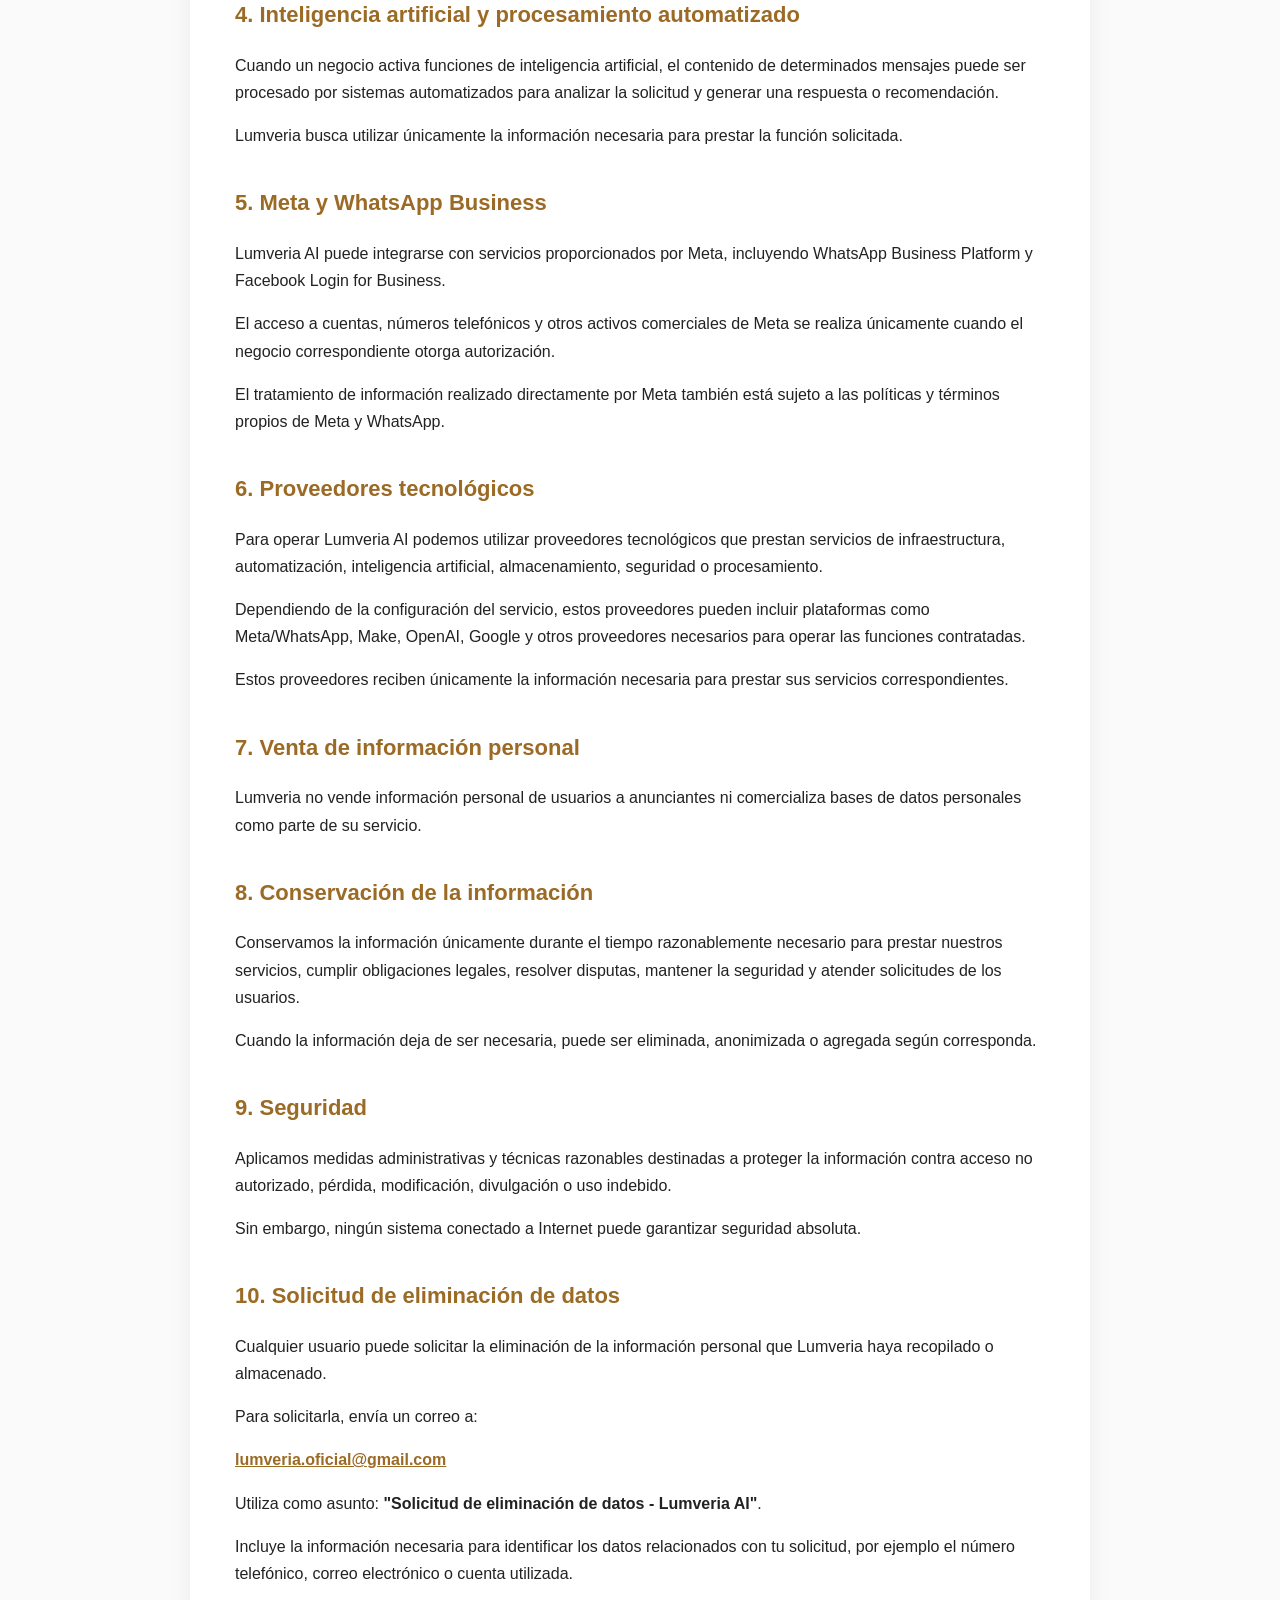
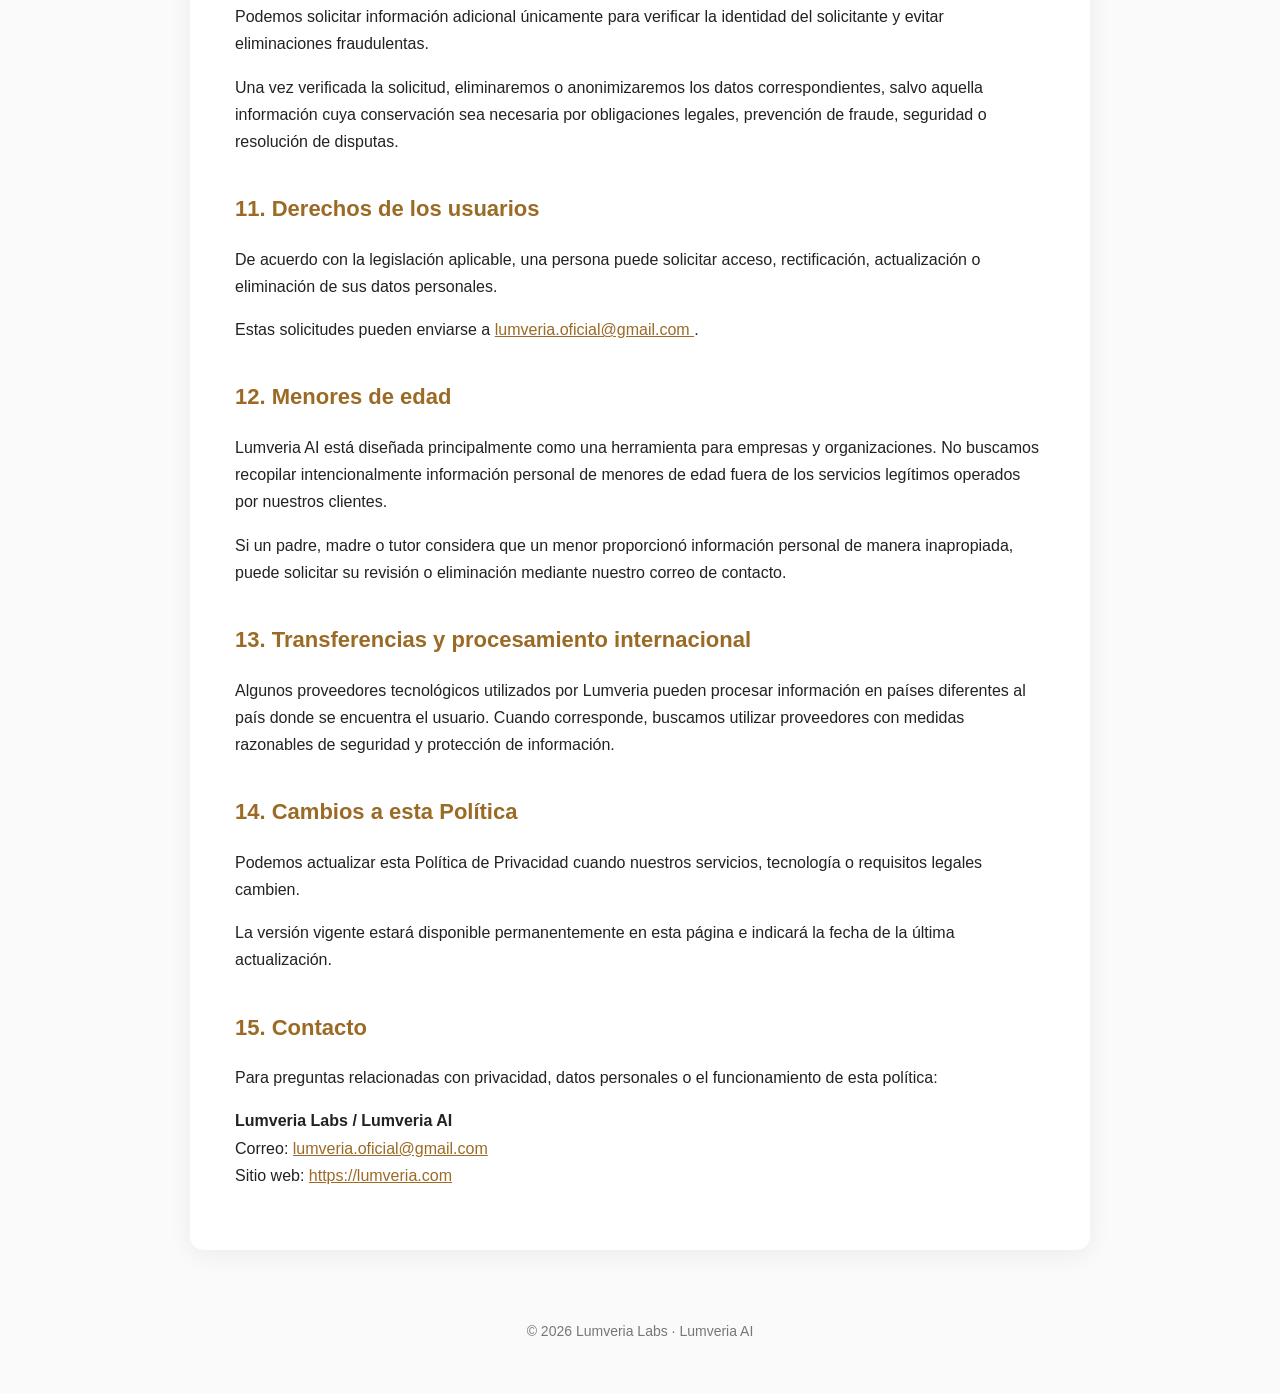
<file: privacy/index.html>
<!DOCTYPE html>
<html lang="es">
<head>
  <meta charset="UTF-8">
  <meta name="viewport" content="width=device-width, initial-scale=1.0">
  <meta name="robots" content="index,follow">
  <title>Política de Privacidad | Lumveria AI</title>

  <style>
    * {
      box-sizing: border-box;
    }

    body {
      margin: 0;
      font-family: Arial, Helvetica, sans-serif;
      background: #fafafa;
      color: #222;
      line-height: 1.7;
    }

    header {
      text-align: center;
      padding: 55px 20px 35px;
      background: #ffffff;
      border-bottom: 1px solid #e8e8e8;
    }

    header img {
      width: 90px;
      height: 90px;
      object-fit: contain;
      margin-bottom: 15px;
    }

    header h1 {
      margin: 0;
      font-size: 32px;
      letter-spacing: 1px;
    }

    header p {
      margin-top: 8px;
      color: #8a6428;
      font-weight: 600;
    }

    main {
      max-width: 900px;
      margin: 40px auto;
      background: #ffffff;
      padding: 45px;
      border-radius: 14px;
      box-shadow: 0 5px 25px rgba(0,0,0,0.06);
    }

    h2 {
      margin-top: 35px;
      color: #9b6a25;
      font-size: 22px;
    }

    a {
      color: #9b6a25;
    }

    .updated {
      padding: 14px 18px;
      background: #f7f1e8;
      border-radius: 8px;
      margin-bottom: 30px;
    }

    footer {
      text-align: center;
      padding: 30px 20px 50px;
      color: #777;
      font-size: 14px;
    }

    @media (max-width: 700px) {
      main {
        margin: 15px;
        padding: 25px;
      }

      header h1 {
        font-size: 26px;
      }
    }
  </style>
</head>

<body>

<header>
  <img src="/favicon.png" alt="Lumveria">
  <h1>Política de Privacidad</h1>
  <p>Lumveria AI · Lumveria Labs</p>
</header>

<main>

  <div class="updated">
    <strong>Última actualización:</strong> 5 de septiembre de 2026
  </div>

  <p>
    En Lumveria Labs ("Lumveria", "Lumveria AI", "nosotros" o "nuestro")
    respetamos la privacidad de nuestros usuarios, clientes y de las personas
    que interactúan con los servicios de nuestros clientes.
  </p>

  <p>
    Esta Política de Privacidad explica qué información podemos recopilar,
    cómo la utilizamos, con quién puede procesarse y cómo una persona puede
    solicitar acceso, corrección o eliminación de sus datos.
  </p>

  <h2>1. Sobre Lumveria AI</h2>

  <p>
    Lumveria AI es una plataforma de automatización para negocios que puede
    integrar herramientas de inteligencia artificial, WhatsApp Business y
    otros servicios tecnológicos para ayudar a empresas a gestionar
    conversaciones, atención al cliente, procesos y comunicaciones.
  </p>

  <h2>2. Información que podemos procesar</h2>

  <p>
    Dependiendo de las funciones utilizadas por cada negocio, Lumveria AI
    puede procesar información como:
  </p>

  <ul>
    <li>Nombre o nombre visible del usuario.</li>
    <li>Número de teléfono asociado a WhatsApp.</li>
    <li>Mensajes enviados y recibidos mediante WhatsApp Business.</li>
    <li>Archivos, imágenes, documentos u otros contenidos enviados en una conversación.</li>
    <li>Fecha, hora y datos técnicos relacionados con los mensajes.</li>
    <li>Información necesaria para gestionar una Cuenta de WhatsApp Business.</li>
    <li>Números telefónicos comerciales, plantillas de mensajes y otros activos autorizados por una empresa.</li>
    <li>Información básica proporcionada mediante Facebook Login for Business cuando el negocio autoriza dicha conexión.</li>
    <li>Información técnica y registros necesarios para seguridad, funcionamiento y diagnóstico del servicio.</li>
  </ul>

  <h2>3. Cómo utilizamos la información</h2>

  <p>La información puede utilizarse para:</p>

  <ul>
    <li>Prestar y operar los servicios de Lumveria AI.</li>
    <li>Conectar negocios con WhatsApp Business Platform.</li>
    <li>Recibir, procesar y enviar mensajes autorizados.</li>
    <li>Automatizar procesos de atención y comunicación.</li>
    <li>Generar respuestas mediante sistemas de inteligencia artificial cuando esta función esté habilitada.</li>
    <li>Administrar activos autorizados de WhatsApp Business.</li>
    <li>Proteger la seguridad y estabilidad de nuestros sistemas.</li>
    <li>Resolver errores, prestar soporte y prevenir usos fraudulentos o no autorizados.</li>
    <li>Cumplir obligaciones legales y regulatorias aplicables.</li>
  </ul>

  <h2>4. Inteligencia artificial y procesamiento automatizado</h2>

  <p>
    Cuando un negocio activa funciones de inteligencia artificial, el contenido
    de determinados mensajes puede ser procesado por sistemas automatizados
    para analizar la solicitud y generar una respuesta o recomendación.
  </p>

  <p>
    Lumveria busca utilizar únicamente la información necesaria para prestar
    la función solicitada.
  </p>

  <h2>5. Meta y WhatsApp Business</h2>

  <p>
    Lumveria AI puede integrarse con servicios proporcionados por Meta,
    incluyendo WhatsApp Business Platform y Facebook Login for Business.
  </p>

  <p>
    El acceso a cuentas, números telefónicos y otros activos comerciales de
    Meta se realiza únicamente cuando el negocio correspondiente otorga
    autorización.
  </p>

  <p>
    El tratamiento de información realizado directamente por Meta también
    está sujeto a las políticas y términos propios de Meta y WhatsApp.
  </p>

  <h2>6. Proveedores tecnológicos</h2>

  <p>
    Para operar Lumveria AI podemos utilizar proveedores tecnológicos que
    prestan servicios de infraestructura, automatización, inteligencia
    artificial, almacenamiento, seguridad o procesamiento.
  </p>

  <p>
    Dependiendo de la configuración del servicio, estos proveedores pueden
    incluir plataformas como Meta/WhatsApp, Make, OpenAI, Google y otros
    proveedores necesarios para operar las funciones contratadas.
  </p>

  <p>
    Estos proveedores reciben únicamente la información necesaria para
    prestar sus servicios correspondientes.
  </p>

  <h2>7. Venta de información personal</h2>

  <p>
    Lumveria no vende información personal de usuarios a anunciantes ni
    comercializa bases de datos personales como parte de su servicio.
  </p>

  <h2>8. Conservación de la información</h2>

  <p>
    Conservamos la información únicamente durante el tiempo razonablemente
    necesario para prestar nuestros servicios, cumplir obligaciones legales,
    resolver disputas, mantener la seguridad y atender solicitudes de los
    usuarios.
  </p>

  <p>
    Cuando la información deja de ser necesaria, puede ser eliminada,
    anonimizada o agregada según corresponda.
  </p>

  <h2>9. Seguridad</h2>

  <p>
    Aplicamos medidas administrativas y técnicas razonables destinadas a
    proteger la información contra acceso no autorizado, pérdida,
    modificación, divulgación o uso indebido.
  </p>

  <p>
    Sin embargo, ningún sistema conectado a Internet puede garantizar
    seguridad absoluta.
  </p>

  <h2>10. Solicitud de eliminación de datos</h2>

  <p>
    Cualquier usuario puede solicitar la eliminación de la información
    personal que Lumveria haya recopilado o almacenado.
  </p>

  <p>
    Para solicitarla, envía un correo a:
  </p>

  <p>
    <strong>
      <a href="mailto:lumveria.oficial@gmail.com">
        lumveria.oficial@gmail.com
      </a>
    </strong>
  </p>

  <p>
    Utiliza como asunto:
    <strong>"Solicitud de eliminación de datos - Lumveria AI"</strong>.
  </p>

  <p>
    Incluye la información necesaria para identificar los datos relacionados
    con tu solicitud, por ejemplo el número telefónico, correo electrónico o
    cuenta utilizada.
  </p>

  <p>
    Podemos solicitar información adicional únicamente para verificar la
    identidad del solicitante y evitar eliminaciones fraudulentas.
  </p>

  <p>
    Una vez verificada la solicitud, eliminaremos o anonimizaremos los datos
    correspondientes, salvo aquella información cuya conservación sea
    necesaria por obligaciones legales, prevención de fraude, seguridad o
    resolución de disputas.
  </p>

  <h2>11. Derechos de los usuarios</h2>

  <p>
    De acuerdo con la legislación aplicable, una persona puede solicitar
    acceso, rectificación, actualización o eliminación de sus datos
    personales.
  </p>

  <p>
    Estas solicitudes pueden enviarse a
    <a href="mailto:lumveria.oficial@gmail.com">
      lumveria.oficial@gmail.com
    </a>.
  </p>

  <h2>12. Menores de edad</h2>

  <p>
    Lumveria AI está diseñada principalmente como una herramienta para
    empresas y organizaciones. No buscamos recopilar intencionalmente
    información personal de menores de edad fuera de los servicios legítimos
    operados por nuestros clientes.
  </p>

  <p>
    Si un padre, madre o tutor considera que un menor proporcionó información
    personal de manera inapropiada, puede solicitar su revisión o eliminación
    mediante nuestro correo de contacto.
  </p>

  <h2>13. Transferencias y procesamiento internacional</h2>

  <p>
    Algunos proveedores tecnológicos utilizados por Lumveria pueden procesar
    información en países diferentes al país donde se encuentra el usuario.
    Cuando corresponde, buscamos utilizar proveedores con medidas razonables
    de seguridad y protección de información.
  </p>

  <h2>14. Cambios a esta Política</h2>

  <p>
    Podemos actualizar esta Política de Privacidad cuando nuestros servicios,
    tecnología o requisitos legales cambien.
  </p>

  <p>
    La versión vigente estará disponible permanentemente en esta página e
    indicará la fecha de la última actualización.
  </p>

  <h2>15. Contacto</h2>

  <p>
    Para preguntas relacionadas con privacidad, datos personales o el
    funcionamiento de esta política:
  </p>

  <p>
    <strong>Lumveria Labs / Lumveria AI</strong><br>
    Correo:
    <a href="mailto:lumveria.oficial@gmail.com">
      lumveria.oficial@gmail.com
    </a><br>
    Sitio web:
    <a href="https://lumveria.com">
      https://lumveria.com
    </a>
  </p>

</main>

<footer>
  © 2026 Lumveria Labs · Lumveria AI
</footer>

</body>
</html>
</file>
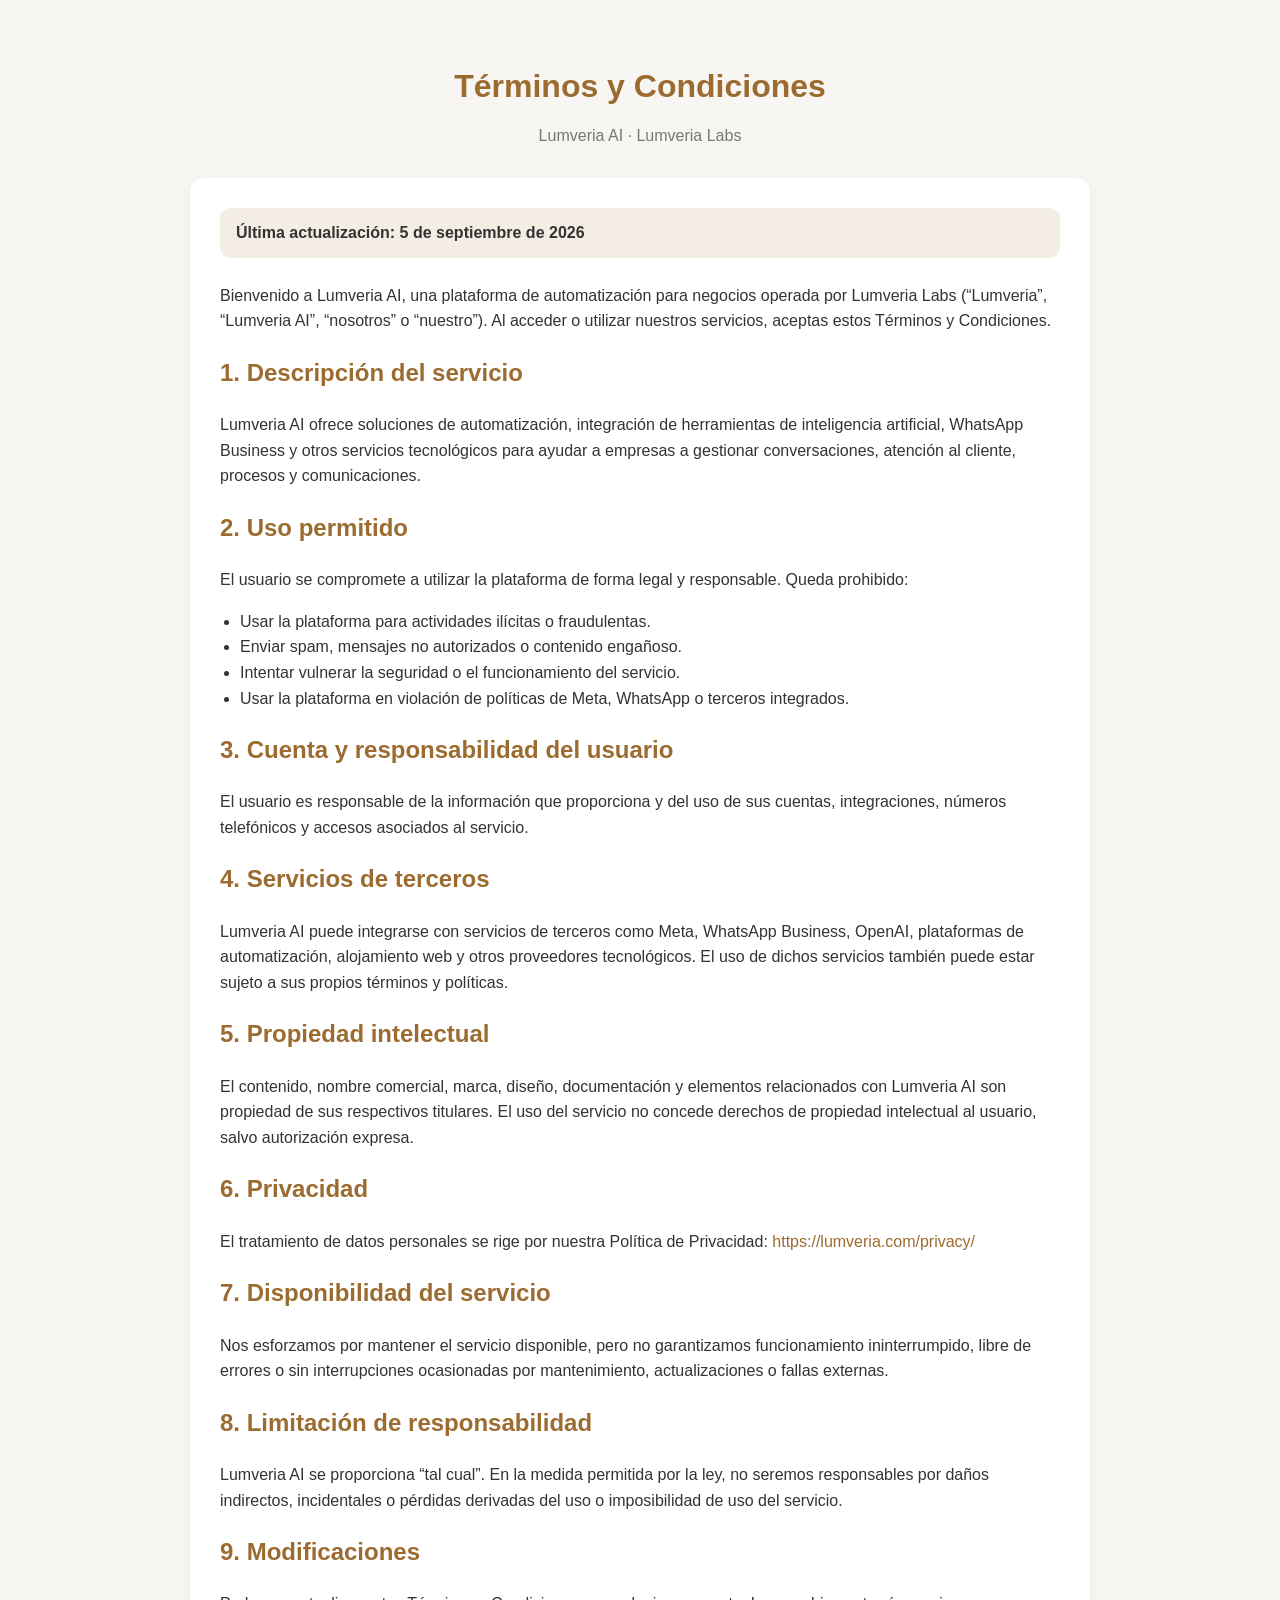
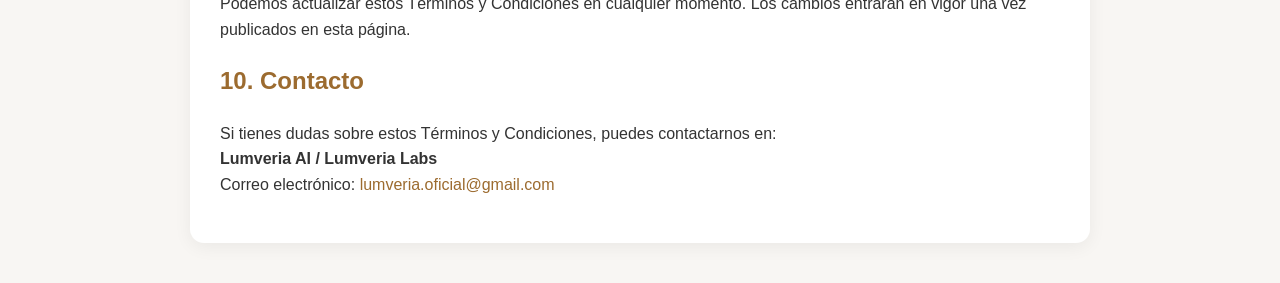
<file: terms/index.html>
<!DOCTYPE html>
<html lang="es">
<head>
  <meta charset="UTF-8" />
  <meta name="viewport" content="width=device-width, initial-scale=1.0" />
  <title>Términos y Condiciones | Lumveria AI</title>
  <style>
    body {
      margin: 0;
      font-family: Arial, sans-serif;
      background: #f8f6f3;
      color: #333;
      line-height: 1.6;
    }
    .container {
      max-width: 900px;
      margin: 0 auto;
      padding: 40px 20px;
    }
    .card {
      background: #fff;
      border-radius: 14px;
      box-shadow: 0 4px 18px rgba(0,0,0,0.06);
      padding: 30px;
    }
    h1, h2 {
      color: #9c6b2f;
    }
    h1 {
      text-align: center;
      margin-bottom: 10px;
    }
    .subtitle {
      text-align: center;
      color: #777;
      margin-bottom: 30px;
    }
    .updated {
      background: #f4ede4;
      padding: 12px 16px;
      border-radius: 10px;
      margin-bottom: 25px;
      font-weight: bold;
    }
    a {
      color: #9c6b2f;
      text-decoration: none;
    }
    a:hover {
      text-decoration: underline;
    }
    ul {
      padding-left: 20px;
    }
  </style>
</head>
<body>
  <div class="container">
    <h1>Términos y Condiciones</h1>
    <div class="subtitle">Lumveria AI · Lumveria Labs</div>

    <div class="card">
      <div class="updated">Última actualización: 5 de septiembre de 2026</div>

      <p>
        Bienvenido a Lumveria AI, una plataforma de automatización para negocios operada por
        Lumveria Labs (“Lumveria”, “Lumveria AI”, “nosotros” o “nuestro”).
        Al acceder o utilizar nuestros servicios, aceptas estos Términos y Condiciones.
      </p>

      <h2>1. Descripción del servicio</h2>
      <p>
        Lumveria AI ofrece soluciones de automatización, integración de herramientas de inteligencia
        artificial, WhatsApp Business y otros servicios tecnológicos para ayudar a empresas a gestionar
        conversaciones, atención al cliente, procesos y comunicaciones.
      </p>

      <h2>2. Uso permitido</h2>
      <p>El usuario se compromete a utilizar la plataforma de forma legal y responsable. Queda prohibido:</p>
      <ul>
        <li>Usar la plataforma para actividades ilícitas o fraudulentas.</li>
        <li>Enviar spam, mensajes no autorizados o contenido engañoso.</li>
        <li>Intentar vulnerar la seguridad o el funcionamiento del servicio.</li>
        <li>Usar la plataforma en violación de políticas de Meta, WhatsApp o terceros integrados.</li>
      </ul>

      <h2>3. Cuenta y responsabilidad del usuario</h2>
      <p>
        El usuario es responsable de la información que proporciona y del uso de sus cuentas, integraciones,
        números telefónicos y accesos asociados al servicio.
      </p>

      <h2>4. Servicios de terceros</h2>
      <p>
        Lumveria AI puede integrarse con servicios de terceros como Meta, WhatsApp Business, OpenAI,
        plataformas de automatización, alojamiento web y otros proveedores tecnológicos.
        El uso de dichos servicios también puede estar sujeto a sus propios términos y políticas.
      </p>

      <h2>5. Propiedad intelectual</h2>
      <p>
        El contenido, nombre comercial, marca, diseño, documentación y elementos relacionados con Lumveria AI
        son propiedad de sus respectivos titulares. El uso del servicio no concede derechos de propiedad
        intelectual al usuario, salvo autorización expresa.
      </p>

      <h2>6. Privacidad</h2>
      <p>
        El tratamiento de datos personales se rige por nuestra Política de Privacidad:
        <a href="https://lumveria.com/privacy/">https://lumveria.com/privacy/</a>
      </p>

      <h2>7. Disponibilidad del servicio</h2>
      <p>
        Nos esforzamos por mantener el servicio disponible, pero no garantizamos funcionamiento ininterrumpido,
        libre de errores o sin interrupciones ocasionadas por mantenimiento, actualizaciones o fallas externas.
      </p>

      <h2>8. Limitación de responsabilidad</h2>
      <p>
        Lumveria AI se proporciona “tal cual”. En la medida permitida por la ley, no seremos responsables por
        daños indirectos, incidentales o pérdidas derivadas del uso o imposibilidad de uso del servicio.
      </p>

      <h2>9. Modificaciones</h2>
      <p>
        Podemos actualizar estos Términos y Condiciones en cualquier momento. Los cambios entrarán en vigor una vez
        publicados en esta página.
      </p>

      <h2>10. Contacto</h2>
      <p>
        Si tienes dudas sobre estos Términos y Condiciones, puedes contactarnos en:
        <br />
        <strong>Lumveria AI / Lumveria Labs</strong><br />
        Correo electrónico: <a href="mailto:lumveria.oficial@gmail.com">lumveria.oficial@gmail.com</a>
      </p>
    </div>
  </div>
</body>
</html>
</file>
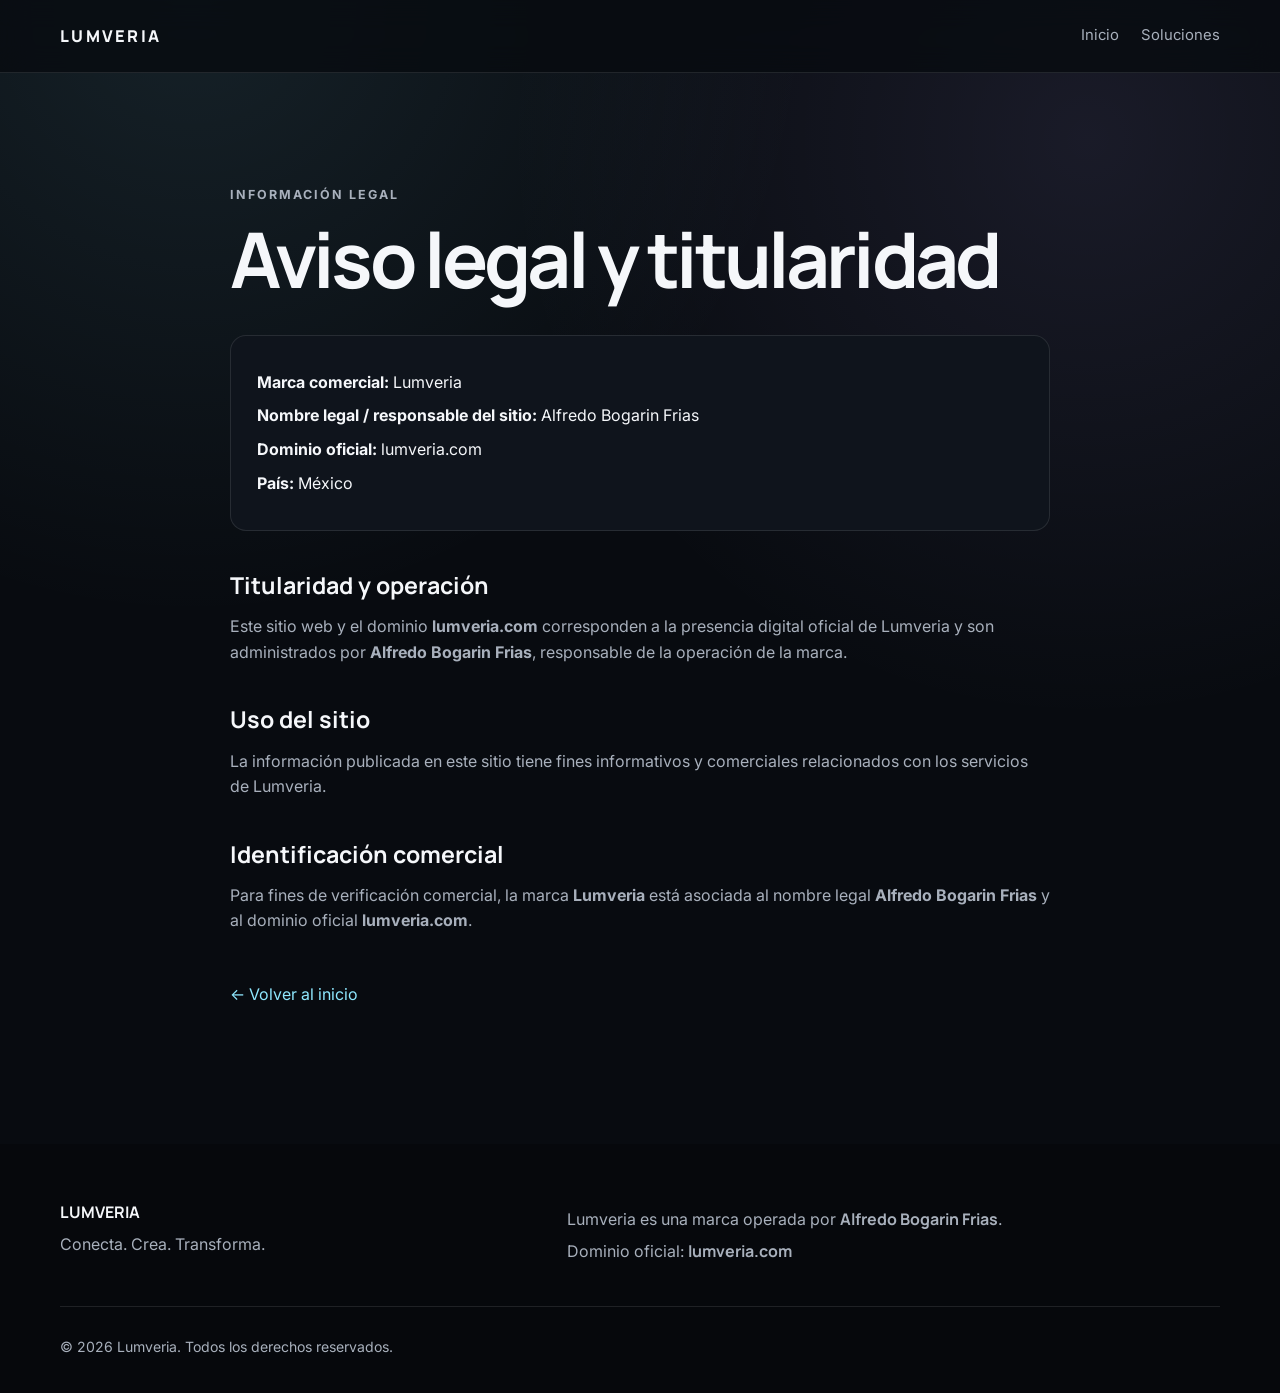
<file: aviso-legal.html>
<!doctype html>
<html lang="es">
<head>
  <meta charset="utf-8">
  <meta name="viewport" content="width=device-width, initial-scale=1">
  <title>Aviso legal y titularidad | Lumveria</title>
  <meta name="description" content="Información legal y de titularidad del sitio web oficial de Lumveria.">
  <link rel="canonical" href="https://lumveria.com/aviso-legal.html">
  <link rel="stylesheet" href="styles.css">
</head>
<body>
  <header class="site-header">
    <div class="container nav">
      <a class="brand" href="/" aria-label="Lumveria inicio">LUMVERIA</a>
      <nav aria-label="Navegación principal">
        <a href="/">Inicio</a>
        <a href="/#soluciones">Soluciones</a>
      </nav>
    </div>
  </header>

  <main>
    <section class="legal-page">
      <div class="container narrow">
        <p class="section-kicker">INFORMACIÓN LEGAL</p>
        <h1>Aviso legal y titularidad</h1>

        <div class="legal-box">
          <p><strong>Marca comercial:</strong> Lumveria</p>
          <p><strong>Nombre legal / responsable del sitio:</strong> Alfredo Bogarin Frias</p>
          <p><strong>Dominio oficial:</strong> lumveria.com</p>
          <p><strong>País:</strong> México</p>
        </div>

        <h2>Titularidad y operación</h2>
        <p>
          Este sitio web y el dominio <strong>lumveria.com</strong> corresponden a la presencia
          digital oficial de Lumveria y son administrados por <strong>Alfredo Bogarin Frias</strong>,
          responsable de la operación de la marca.
        </p>

        <h2>Uso del sitio</h2>
        <p>
          La información publicada en este sitio tiene fines informativos y comerciales
          relacionados con los servicios de Lumveria.
        </p>

        <h2>Identificación comercial</h2>
        <p>
          Para fines de verificación comercial, la marca <strong>Lumveria</strong> está asociada
          al nombre legal <strong>Alfredo Bogarin Frias</strong> y al dominio oficial
          <strong>lumveria.com</strong>.
        </p>

        <p class="back-link"><a href="/">← Volver al inicio</a></p>
      </div>
    </section>
  </main>

  <footer class="site-footer">
    <div class="container footer-grid">
      <div>
        <strong>LUMVERIA</strong>
        <p>Conecta. Crea. Transforma.</p>
      </div>
      <div class="footer-legal">
        <p>Lumveria es una marca operada por <strong>Alfredo Bogarin Frias</strong>.</p>
        <p>Dominio oficial: <strong>lumveria.com</strong></p>
      </div>
    </div>
    <div class="container copyright">
      <p>© 2026 Lumveria. Todos los derechos reservados.</p>
    </div>
  </footer>
</body>
</html>
</file>
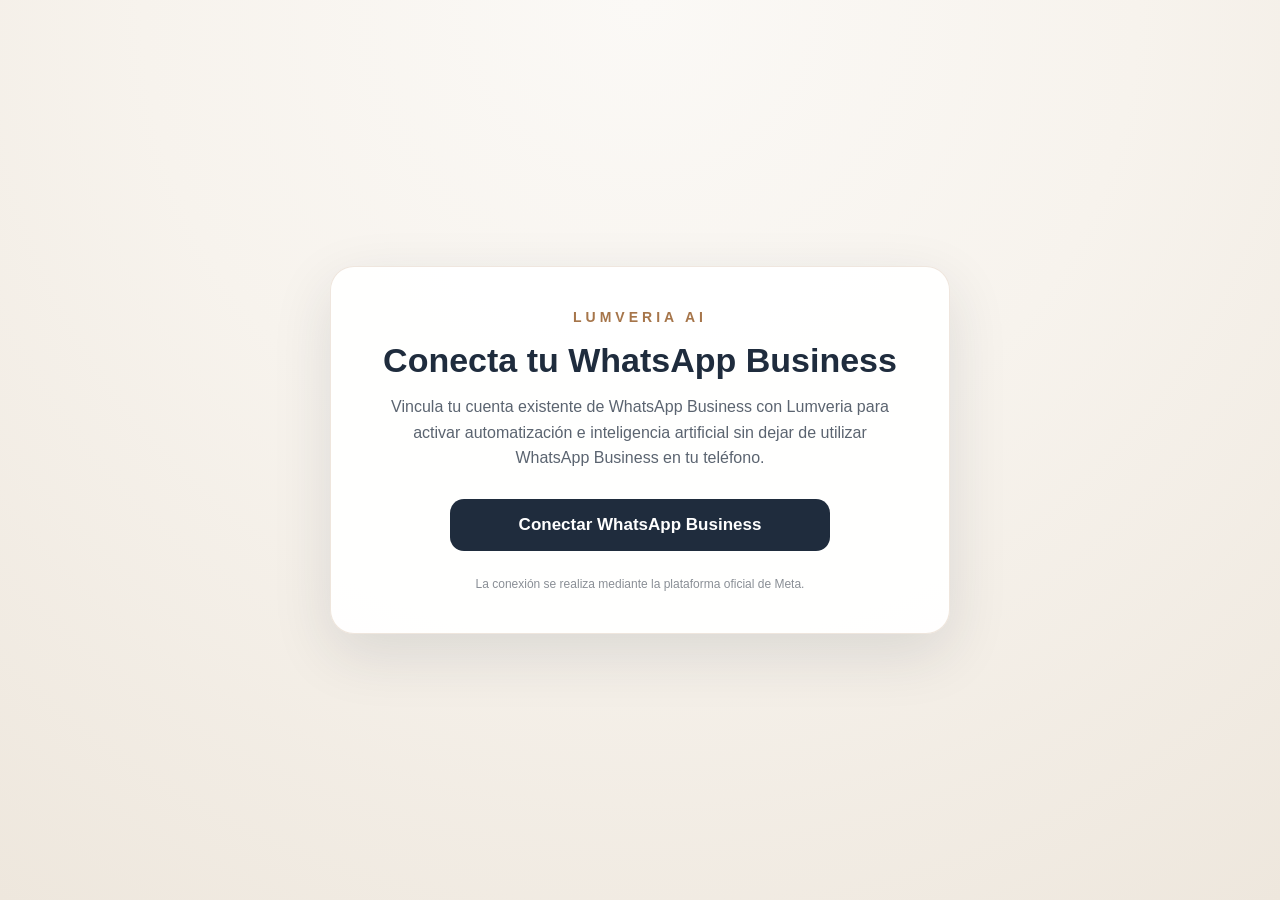
<file: connect-whatsapp.html>
<!DOCTYPE html>
<html lang="es">
<head>
  <meta charset="UTF-8">
  <meta name="viewport" content="width=device-width, initial-scale=1.0">

  <title>Conectar WhatsApp Business | Lumveria</title>

  <link rel="icon" href="/favicon.ico">

  <style>
    * {
      box-sizing: border-box;
    }

    body {
      margin: 0;
      min-height: 100vh;
      display: flex;
      align-items: center;
      justify-content: center;
      padding: 24px;
      font-family: Arial, Helvetica, sans-serif;
      background:
        radial-gradient(circle at top, #fbf9f6 0%, #f7f3ed 45%, #eee7dd 100%);
      color: #1f2c3d;
    }

    .card {
      width: 100%;
      max-width: 620px;
      background: rgba(255,255,255,.94);
      border: 1px solid rgba(166,117,74,.18);
      border-radius: 24px;
      padding: 42px;
      box-shadow: 0 20px 60px rgba(31,44,61,.12);
      text-align: center;
    }

    .brand {
      font-size: 14px;
      letter-spacing: 4px;
      text-transform: uppercase;
      color: #a6754a;
      margin-bottom: 16px;
      font-weight: 700;
    }

    h1 {
      margin: 0 0 14px;
      font-size: 34px;
      line-height: 1.15;
    }

    p {
      color: #5b6470;
      line-height: 1.6;
      margin: 0 auto 28px;
      max-width: 500px;
    }

    button {
      width: 100%;
      max-width: 380px;
      border: 0;
      border-radius: 14px;
      padding: 16px 22px;
      font-size: 17px;
      font-weight: 700;
      cursor: pointer;
      background: #1f2c3d;
      color: white;
      transition: transform .15s ease, opacity .15s ease;
    }

    button:hover {
      transform: translateY(-1px);
    }

    button:disabled {
      opacity: .55;
      cursor: wait;
    }

    #status {
      margin-top: 24px;
      padding: 14px;
      border-radius: 12px;
      display: none;
      font-size: 14px;
      line-height: 1.5;
    }

    .info {
      display: block !important;
      background: #f5f2ed;
      color: #4c5663;
    }

    .success {
      display: block !important;
      background: #edf8f1;
      color: #176b3a;
    }

    .error {
      display: block !important;
      background: #fff0f0;
      color: #9b2c2c;
    }

    .privacy {
      margin-top: 26px;
      font-size: 12px;
      color: #8a8f96;
    }
  </style>
</head>

<body>

  <div class="card">

    <div class="brand">Lumveria AI</div>

    <h1>Conecta tu WhatsApp Business</h1>

    <p>
      Vincula tu cuenta existente de WhatsApp Business con Lumveria
      para activar automatización e inteligencia artificial sin dejar
      de utilizar WhatsApp Business en tu teléfono.
    </p>

    <button id="connectButton" onclick="launchWhatsAppSignup()">
      Conectar WhatsApp Business
    </button>

    <div id="status"></div>

    <div class="privacy">
      La conexión se realiza mediante la plataforma oficial de Meta.
    </div>

  </div>


  <script>
    /*
      APP ID DE LUMVERIA AI
      El App ID no es un secreto.
    */
    const META_APP_ID = "2640685283048175";

    /*
      PEGA ENTRE LAS COMILLAS EL CONFIGURATION ID
      QUE ACABAS DE CREAR EN META.
    */
    const META_CONFIG_ID = "1563110535613754";


    const statusBox = document.getElementById("status");
    const connectButton = document.getElementById("connectButton");


    function setStatus(message, type = "info") {
      statusBox.textContent = message;
      statusBox.className = type;
    }


    /*
      ESCUCHA EL RESULTADO DE WHATSAPP EMBEDDED SIGNUP
    */
    window.addEventListener("message", function(event) {

      try {

        const url = new URL(event.origin);

        const validFacebookOrigin =
          url.hostname === "facebook.com" ||
          url.hostname.endsWith(".facebook.com");

        if (!validFacebookOrigin) return;

      } catch {
        return;
      }


      let data = event.data;

      if (typeof data === "string") {
        try {
          data = JSON.parse(data);
        } catch {
          return;
        }
      }


      if (!data || data.type !== "WA_EMBEDDED_SIGNUP") {
        return;
      }


      console.log("WhatsApp Embedded Signup event:", data);


      if (
        data.event === "FINISH_WHATSAPP_BUSINESS_APP_ONBOARDING" ||
        data.event === "FINISH"
      ) {

        const wabaId = data.data?.waba_id || "";
        const phoneNumberId = data.data?.phone_number_id || "";

        let message = "✅ WhatsApp Business se conectó correctamente.";

        if (wabaId) {
          message += " WABA ID recibido.";
        }

        if (phoneNumberId) {
          message += " Phone Number ID recibido.";
        }

        setStatus(message, "success");

      } else if (data.event === "CANCEL") {

        setStatus(
          "La conexión fue cancelada. Puedes intentarlo nuevamente.",
          "info"
        );

      } else if (data.event === "ERROR") {

        setStatus(
          "Meta reportó un error durante la conexión.",
          "error"
        );

      }

    });


    /*
      INICIALIZA FACEBOOK JAVASCRIPT SDK
    */
    window.fbAsyncInit = function() {

      FB.init({
        appId: META_APP_ID,
        cookie: true,
        xfbml: true,
        version: "v26.0"
      });

      console.log("Meta SDK listo.");

    };


    /*
      ABRE WHATSAPP EMBEDDED SIGNUP
      EN MODO COEXISTENCE
    */
    function launchWhatsAppSignup() {

      if (
        !META_CONFIG_ID ||
        META_CONFIG_ID === "PEGA_AQUI_TU_CONFIGURATION_ID"
      ) {

        setStatus(
          "Primero debes agregar tu Configuration ID de Meta.",
          "error"
        );

        return;
      }


      if (typeof FB === "undefined") {

        setStatus(
          "El SDK de Meta todavía no está listo. Intenta nuevamente.",
          "error"
        );

        return;
      }


      connectButton.disabled = true;

      setStatus(
        "Abriendo la conexión segura con Meta…",
        "info"
      );


      FB.login(

        function(response) {

          connectButton.disabled = false;


          if (response.authResponse?.code) {

            /*
              IMPORTANTE:
              El código de autorización debe enviarse después
              a nuestro backend / Cloudflare Worker.

              NO pondremos App Secret ni tokens privados
              dentro de este archivo HTML.
            */

            console.log(
              "Authorization code recibido correctamente."
            );

            setStatus(
              "Autorización recibida. Esperando que Meta termine de conectar WhatsApp Business…",
              "info"
            );

          } else {

            setStatus(
              "La autorización no se completó o fue cancelada.",
              "info"
            );

          }

        },

        {
          config_id: META_CONFIG_ID,

          response_type: "code",

          override_default_response_type: true,

          extras: {

            setup: {},

            /*
              ESTA LÍNEA ACTIVA COEXISTENCE:
              WhatsApp Business App + Cloud API
            */
            featureType: "whatsapp_business_app_onboarding",

            sessionInfoVersion: "3"
          }
        }

      );

    }

  </script>


  <!-- META JAVASCRIPT SDK -->
  <script
    async
    defer
    crossorigin="anonymous"
    src="https://connect.facebook.net/en_US/sdk.js">
  </script>

</body>
</html>
</file>
<file: styles.css>
@import url('https://fonts.googleapis.com/css2?family=Inter:wght@400;500;600;700&family=Manrope:wght@600;700;800&display=swap');

:root {
  --bg: #080b10;
  --surface: #0f141c;
  --surface-2: #151c26;
  --text: #f5f7fa;
  --muted: #a8b0bc;
  --line: rgba(255,255,255,.10);
  --accent: #8fe8ff;
  --accent-2: #b6a7ff;
  --max: 1160px;
}

* { box-sizing: border-box; }

html { scroll-behavior: smooth; }

body {
  margin: 0;
  font-family: Inter, system-ui, -apple-system, BlinkMacSystemFont, "Segoe UI", sans-serif;
  color: var(--text);
  background:
    radial-gradient(circle at 15% 0%, rgba(143,232,255,.10), transparent 35%),
    radial-gradient(circle at 85% 10%, rgba(182,167,255,.10), transparent 35%),
    var(--bg);
  line-height: 1.6;
}

a { color: inherit; text-decoration: none; }

.container {
  width: min(calc(100% - 40px), var(--max));
  margin: 0 auto;
}

.narrow { max-width: 820px; }

.site-header {
  position: sticky;
  top: 0;
  z-index: 50;
  background: rgba(8,11,16,.82);
  backdrop-filter: blur(14px);
  border-bottom: 1px solid var(--line);
}

.nav {
  min-height: 72px;
  display: flex;
  align-items: center;
  justify-content: space-between;
  gap: 24px;
}

.brand {
  font-family: Manrope, sans-serif;
  font-weight: 800;
  letter-spacing: .14em;
  font-size: 1.02rem;
}

nav {
  display: flex;
  gap: 22px;
  flex-wrap: wrap;
}

nav a {
  color: var(--muted);
  font-size: .93rem;
}

nav a:hover { color: var(--text); }

.hero {
  min-height: 74vh;
  display: grid;
  align-items: center;
  border-bottom: 1px solid var(--line);
}

.hero-inner { padding: 90px 0; }

.eyebrow,
.section-kicker {
  color: var(--accent);
  font-size: .78rem;
  letter-spacing: .16em;
  font-weight: 700;
}

h1, h2, h3 {
  font-family: Manrope, sans-serif;
  line-height: 1.08;
  margin-top: 0;
}

h1 {
  font-size: clamp(3rem, 8vw, 6.4rem);
  letter-spacing: -.05em;
  max-width: 900px;
  margin-bottom: 24px;
}

.hero-copy {
  max-width: 720px;
  font-size: clamp(1.08rem, 2vw, 1.35rem);
  color: var(--muted);
  margin-bottom: 34px;
}

.button {
  display: inline-block;
  padding: 14px 20px;
  border: 1px solid rgba(143,232,255,.35);
  border-radius: 12px;
  background: linear-gradient(135deg, rgba(143,232,255,.13), rgba(182,167,255,.10));
  font-weight: 600;
}

.section { padding: 110px 0; }

.section h2 {
  font-size: clamp(2rem, 4vw, 3.4rem);
  letter-spacing: -.035em;
  margin-bottom: 44px;
}

.cards {
  display: grid;
  grid-template-columns: repeat(3, 1fr);
  gap: 18px;
}

.card {
  background: linear-gradient(180deg, rgba(255,255,255,.04), rgba(255,255,255,.02));
  border: 1px solid var(--line);
  border-radius: 18px;
  padding: 30px;
  min-height: 230px;
}

.card span {
  display: inline-block;
  color: var(--accent-2);
  font-size: .82rem;
  margin-bottom: 34px;
}

.card h3 {
  font-size: 1.35rem;
  margin-bottom: 12px;
}

.card p,
.section-dark p,
.legal-page p {
  color: var(--muted);
}

.section-dark {
  border-top: 1px solid var(--line);
  border-bottom: 1px solid var(--line);
  background: rgba(255,255,255,.018);
}

.legal-highlight {
  padding: 18px 20px;
  border: 1px solid rgba(143,232,255,.24);
  border-radius: 12px;
  background: rgba(143,232,255,.05);
}

.legal-page {
  padding: 100px 0 120px;
  min-height: 70vh;
}

.legal-page h1 {
  font-size: clamp(2.6rem, 6vw, 4.8rem);
  margin-bottom: 34px;
}

.legal-page h2 {
  margin-top: 42px;
  margin-bottom: 12px;
  font-size: 1.45rem;
}

.legal-box {
  border: 1px solid var(--line);
  border-radius: 16px;
  padding: 26px;
  background: var(--surface);
  margin: 28px 0 42px;
}

.legal-box p {
  margin: 8px 0;
  color: var(--text);
}

.back-link { margin-top: 48px; }
.back-link a { color: var(--accent); }

.site-footer {
  padding: 56px 0 28px;
  background: #06080c;
}

.footer-grid {
  display: grid;
  grid-template-columns: 1fr 1.4fr;
  gap: 40px;
  align-items: start;
}

.site-footer strong {
  font-family: Manrope, sans-serif;
}

.site-footer p {
  color: var(--muted);
  margin: 7px 0;
}

.footer-legal a {
  color: var(--text);
  text-decoration: underline;
  text-decoration-color: rgba(255,255,255,.25);
  text-underline-offset: 4px;
}

.copyright {
  border-top: 1px solid var(--line);
  margin-top: 34px;
  padding-top: 22px;
  font-size: .88rem;
}

@media (max-width: 760px) {
  .nav {
    align-items: flex-start;
    flex-direction: column;
    padding: 18px 0;
  }

  nav { gap: 14px; }

  .hero {
    min-height: auto;
  }

  .hero-inner { padding: 78px 0 90px; }

  .section { padding: 82px 0; }

  .cards,
  .footer-grid {
    grid-template-columns: 1fr;
  }
}
</file>
